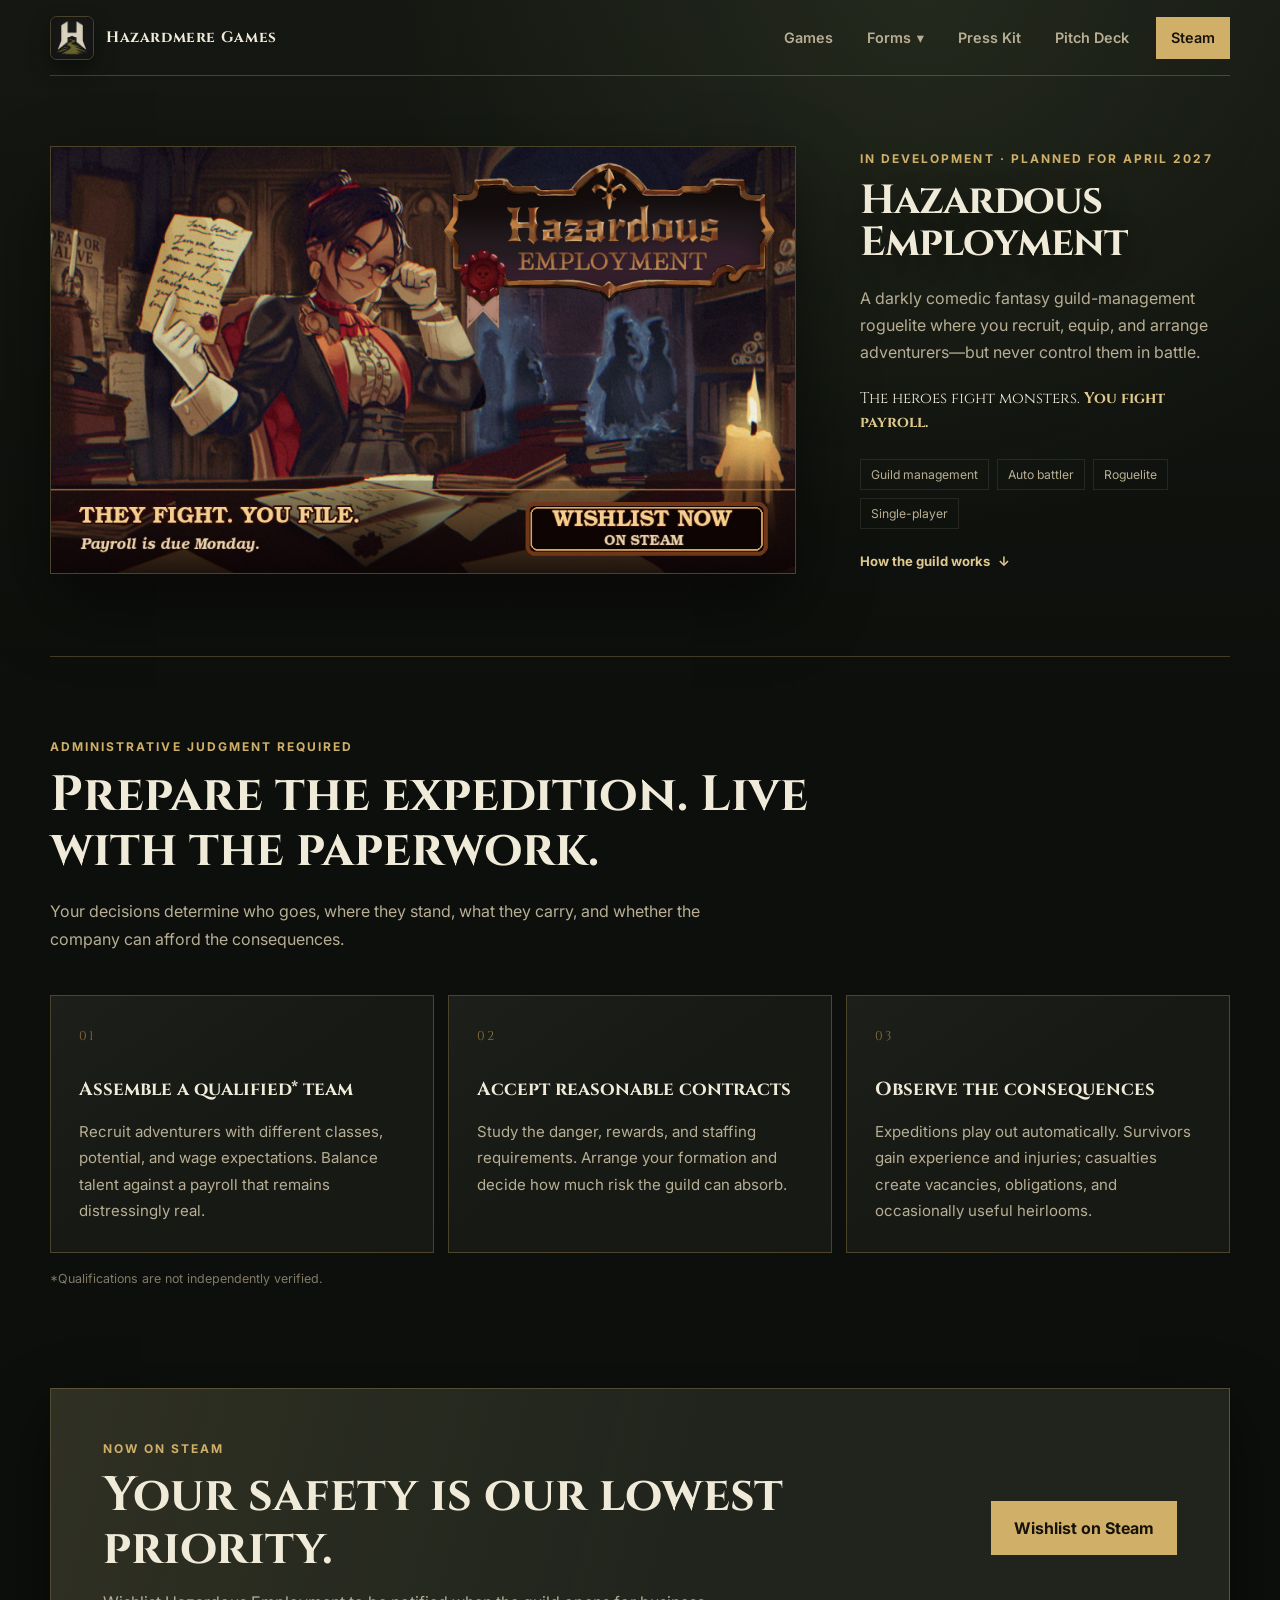
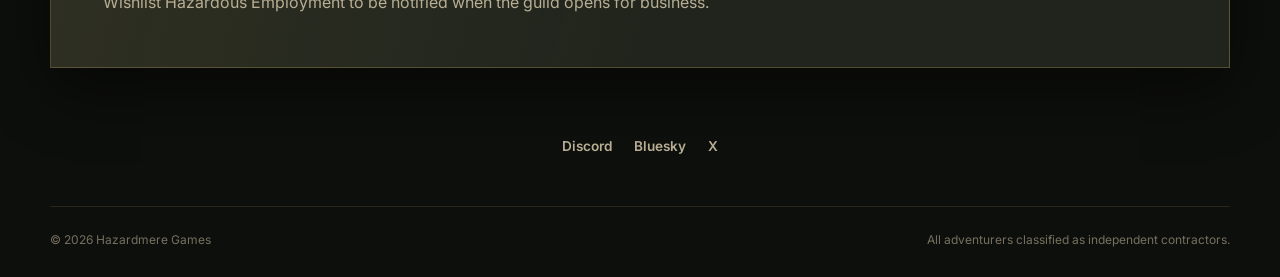
<file: index.html>
<!DOCTYPE html>
<html lang="en">
<head>
  <meta charset="UTF-8">
  <meta name="viewport" content="width=device-width, initial-scale=1.0">
  <meta name="description" content="Hazardous Employment is a darkly comedic fantasy guild-management roguelite from Hazardmere Games, planned for April 2027.">
  <meta property="og:title" content="Hazardmere Games — Hazardous Employment">
  <meta property="og:description" content="Hire expendable heroes. Manage contracts, injuries, morale, payroll, and debt. Then file the paperwork.">
  <meta property="og:image" content="https://www.hazardmeregames.com/HE_Trailer_End_Card.jpg">
  <meta property="og:type" content="website">
  <meta property="og:url" content="https://www.hazardmeregames.com/">
  <title>Hazardmere Games — Hazardous Employment</title>
  <link rel="icon" type="image/jpeg" href="hazardmere-icon.jpg">
  <link rel="preconnect" href="https://fonts.googleapis.com">
  <link rel="preconnect" href="https://fonts.gstatic.com" crossorigin>
  <link href="https://fonts.googleapis.com/css2?family=Cinzel:wght@600;700&family=Inter:wght@400;500;600;700&display=swap" rel="stylesheet">
  <link rel="stylesheet" href="styles.css?v=6">
</head>
<body>
  <header class="site-header">
    <a class="brand" href="/" aria-label="Hazardmere Games home">
      <img src="hazardmere-icon.jpg" alt="" width="44" height="44">
      <span>Hazardmere Games</span>
    </a>

    <nav class="site-nav" aria-label="Main navigation">
      <a href="#hazardous-employment">Games</a>
      <div class="nav-dropdown">
        <button class="nav-dropdown-trigger" type="button" aria-haspopup="true" aria-controls="forms-menu">Forms <span aria-hidden="true">▾</span></button>
        <div class="dropdown-panel" id="forms-menu">
          <a href="/Hazardous_Feedback/">
            <strong>Hazardous Employment</strong>
            <span>Playtest feedback</span>
          </a>
        </div>
      </div>
      <a href="/press/">Press Kit</a>
      <a href="/pitch/">Pitch Deck</a>
      <a class="nav-steam" href="https://store.steampowered.com/app/4965400/Hazardous_Employment/?utm_source=hazardmeregames&amp;utm_campaign=studio_website" target="_blank" rel="noopener noreferrer">Steam</a>
    </nav>
  </header>

  <main>
    <section class="hero" id="hazardous-employment" aria-labelledby="game-title">
      <div class="hero-copy">
        <div class="eyebrow">In development · Planned for April 2027</div>
        <h1 id="game-title">Hazardous Employment</h1>
        <p class="hero-lead">A darkly comedic fantasy guild-management roguelite where you recruit, equip, and arrange adventurers—but never control them in battle.</p>
        <p class="hero-punchline">The heroes fight monsters. <strong>You fight payroll.</strong></p>
        <ul class="game-tags" aria-label="Game features">
          <li>Guild management</li>
          <li>Auto battler</li>
          <li>Roguelite</li>
          <li>Single-player</li>
        </ul>
        <a class="section-link" href="#how-it-works">How the guild works <span aria-hidden="true">↓</span></a>
      </div>

      <a class="steam-art" href="https://store.steampowered.com/app/4965400/Hazardous_Employment/?utm_source=hazardmeregames&amp;utm_campaign=studio_website&amp;utm_content=end_card_wishlist" target="_blank" rel="noopener noreferrer" aria-label="Wishlist Hazardous Employment on Steam">
        <img src="HE_Trailer_End_Card.jpg" alt="Hazardous Employment — They fight, you file. Wishlist now on Steam." width="900" height="516">
      </a>
    </section>

    <section class="overview" id="how-it-works" aria-labelledby="overview-title">
      <div class="section-heading">
        <div class="eyebrow">Administrative judgment required</div>
        <h2 id="overview-title">Prepare the expedition. Live with the paperwork.</h2>
        <p>Your decisions determine who goes, where they stand, what they carry, and whether the company can afford the consequences.</p>
      </div>

      <div class="feature-grid">
        <article>
          <span class="feature-number">01</span>
          <h3>Assemble a qualified* team</h3>
          <p>Recruit adventurers with different classes, potential, and wage expectations. Balance talent against a payroll that remains distressingly real.</p>
        </article>
        <article>
          <span class="feature-number">02</span>
          <h3>Accept reasonable contracts</h3>
          <p>Study the danger, rewards, and staffing requirements. Arrange your formation and decide how much risk the guild can absorb.</p>
        </article>
        <article>
          <span class="feature-number">03</span>
          <h3>Observe the consequences</h3>
          <p>Expeditions play out automatically. Survivors gain experience and injuries; casualties create vacancies, obligations, and occasionally useful heirlooms.</p>
        </article>
      </div>
      <p class="qualification">*Qualifications are not independently verified.</p>
    </section>

    <section class="wishlist-panel" aria-labelledby="wishlist-title">
      <div>
        <div class="eyebrow">Now on Steam</div>
        <h2 id="wishlist-title">Your safety is our lowest priority.</h2>
        <p>Wishlist Hazardous Employment to be notified when the guild opens for business.</p>
      </div>
      <a class="button primary" href="https://store.steampowered.com/app/4965400/Hazardous_Employment/?utm_source=hazardmeregames&amp;utm_campaign=studio_website&amp;utm_content=footer_wishlist" target="_blank" rel="noopener noreferrer">Wishlist on Steam</a>
    </section>

    <nav class="social-links" aria-label="Hazardmere Games social links">
      <a href="https://discord.gg/Yd7w4sb8d5" target="_blank" rel="noopener noreferrer">Discord</a>
      <a href="https://bsky.app/profile/hazardmeregames.bsky.social" target="_blank" rel="noopener noreferrer">Bluesky</a>
      <a href="https://x.com/HazardmereGames" target="_blank" rel="noopener noreferrer">X</a>
    </nav>
  </main>

  <footer>
    <span>© 2026 Hazardmere Games</span>
    <span>All adventurers classified as independent contractors.</span>
  </footer>
</body>
</html>
</file>
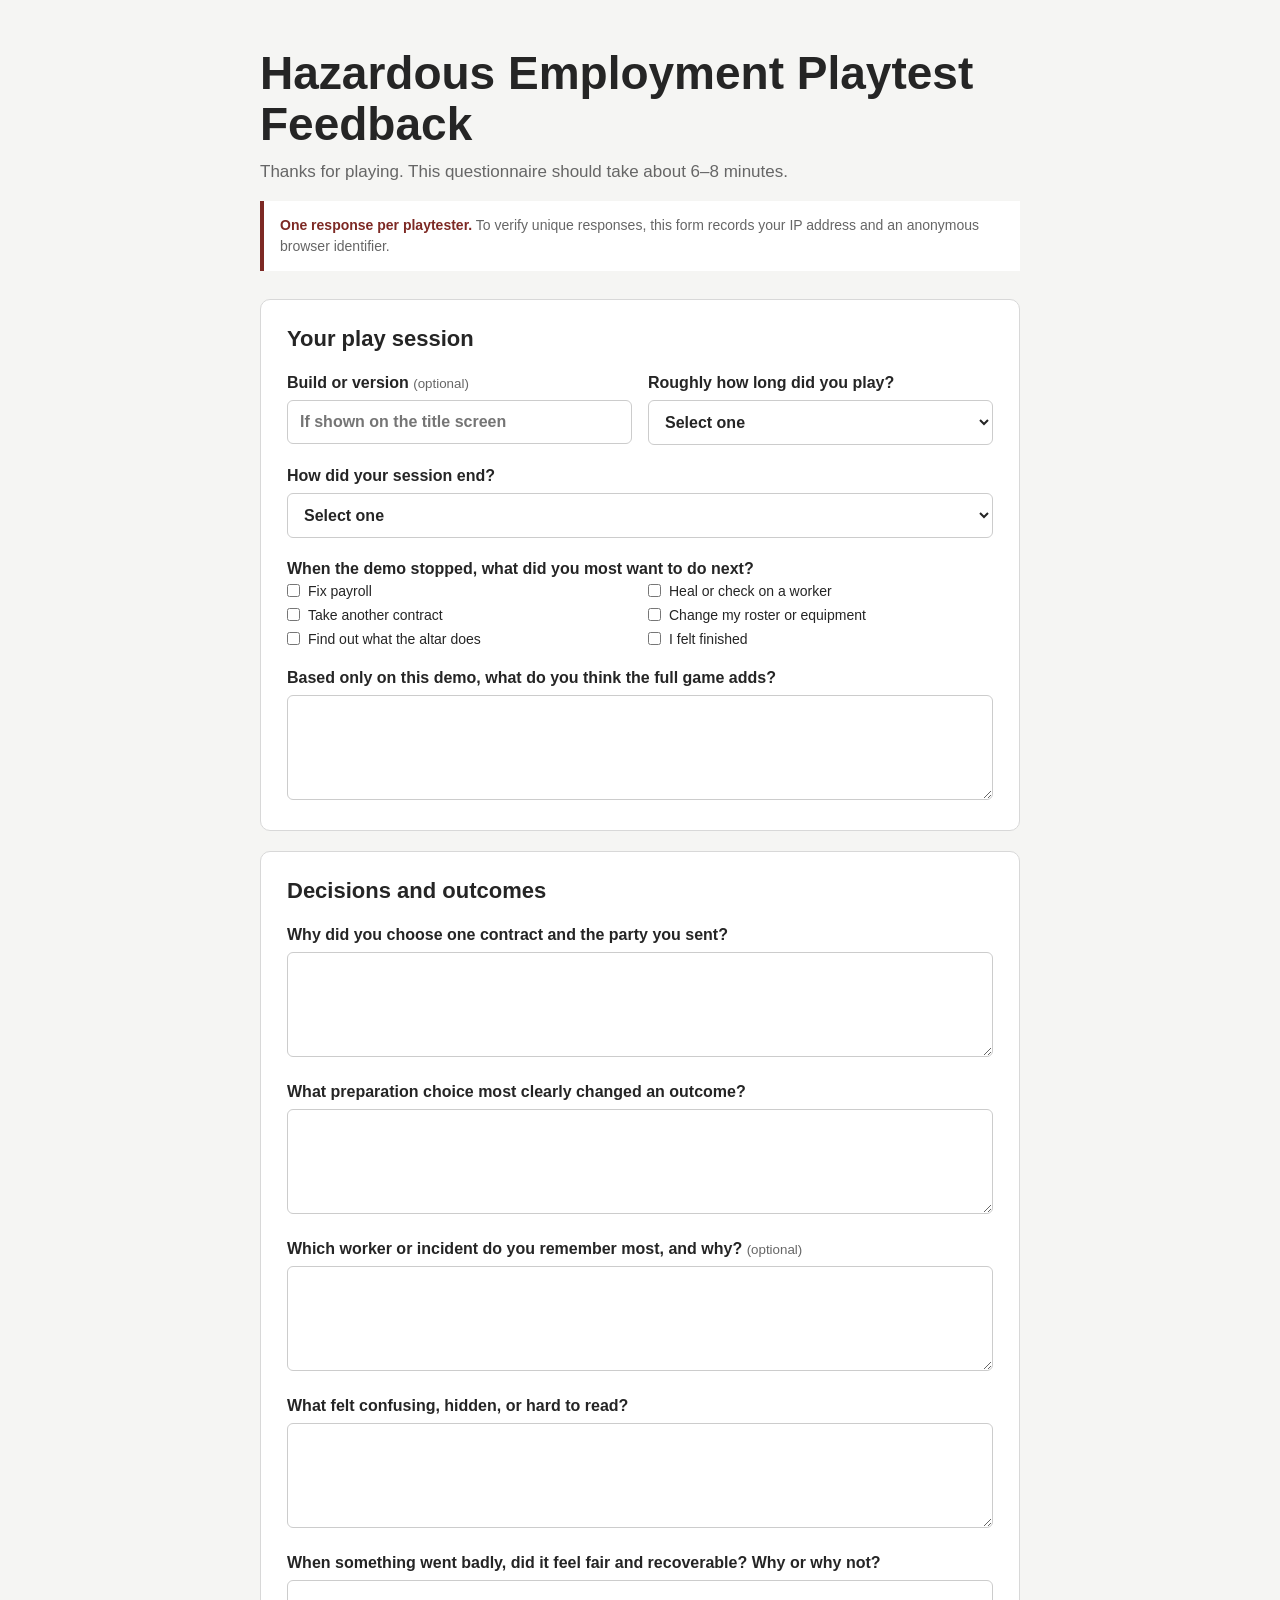
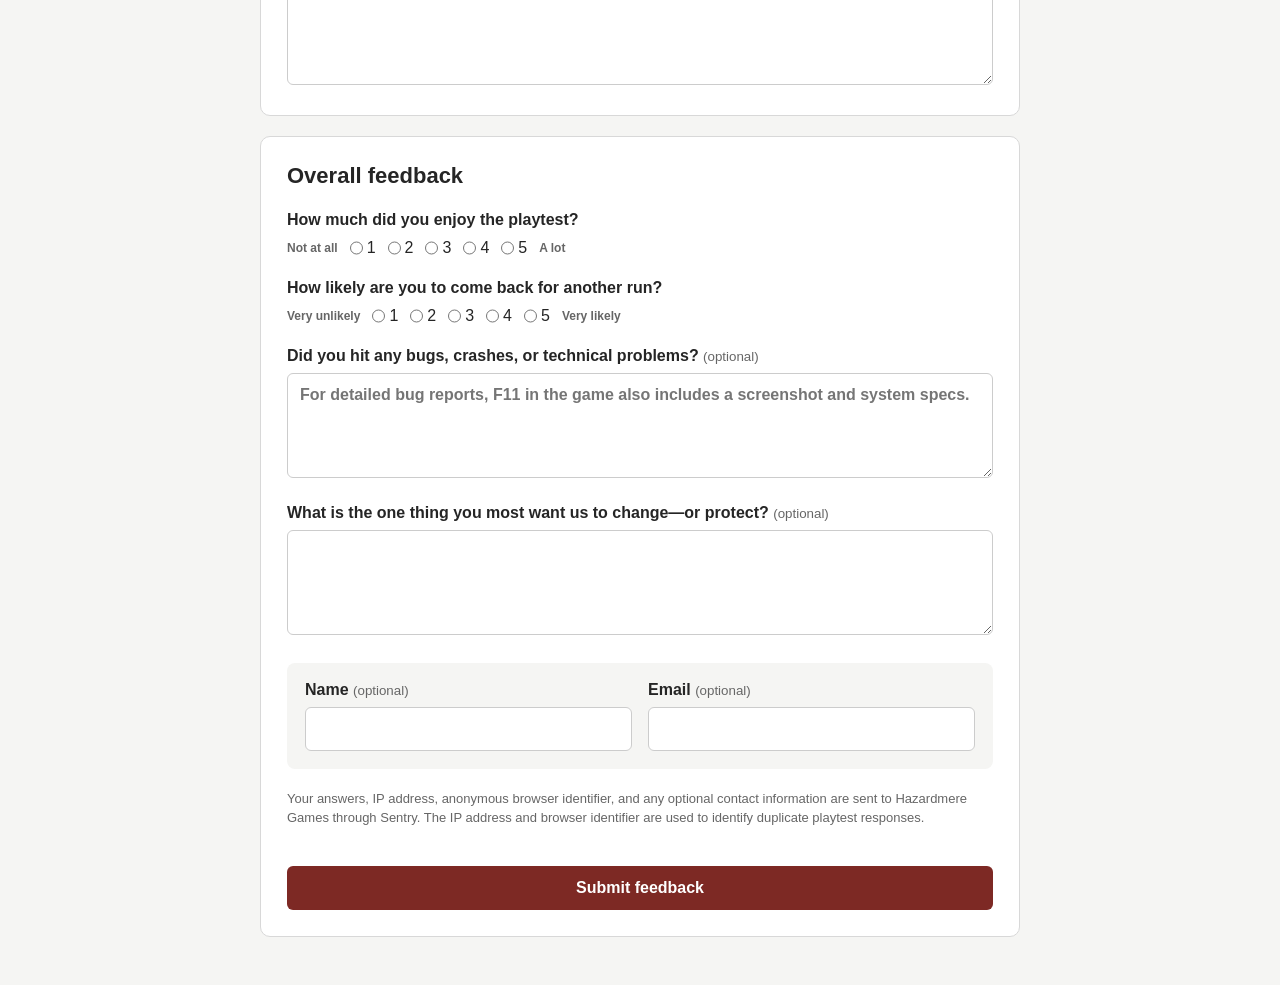
<file: Hazardous_Feedback/index.html>
<!doctype html>
<html lang="en">
  <head>
    <meta charset="UTF-8" />
    <meta name="viewport" content="width=device-width, initial-scale=1" />
    <title>Hazardous Employment Playtest Feedback</title>
    <meta name="description" content="Hazardous Employment playtest feedback form" />
    <link rel="stylesheet" href="styles.css?v=2" />
  </head>
  <body>
    <main>
      <header>
        <h1>Hazardous Employment Playtest Feedback</h1>
        <p>Thanks for playing. This questionnaire should take about 6–8 minutes.</p>
        <p class="submission-policy"><strong>One response per playtester.</strong> To verify unique responses, this form records your IP address and an anonymous browser identifier.</p>
      </header>

      <form id="feedback-form">
        <section>
          <h2>Your play session</h2>

          <div class="columns">
            <label>
              Build or version <small>(optional)</small>
              <input name="build" placeholder="If shown on the title screen" />
            </label>

            <label>
              Roughly how long did you play?
              <select name="duration" required>
                <option value="">Select one</option>
                <option>Under 10 minutes</option>
                <option>10–19 minutes</option>
                <option>20–30 minutes</option>
                <option>31–45 minutes</option>
                <option>More than 45 minutes</option>
              </select>
            </label>
          </div>

          <label>
            How did your session end?
            <select name="ending" required>
              <option value="">Select one</option>
              <option>I reached the end of the demo</option>
              <option>I failed or went broke</option>
              <option>I chose to stop early</option>
              <option>A bug or crash stopped me</option>
            </select>
          </label>

          <fieldset class="choices">
            <legend>When the demo stopped, what did you most want to do next?</legend>
            <label><input type="checkbox" name="nextAction" value="Fix payroll" /> Fix payroll</label>
            <label><input type="checkbox" name="nextAction" value="Heal or check on a worker" /> Heal or check on a worker</label>
            <label><input type="checkbox" name="nextAction" value="Take another contract" /> Take another contract</label>
            <label><input type="checkbox" name="nextAction" value="Change my roster or equipment" /> Change my roster or equipment</label>
            <label><input type="checkbox" name="nextAction" value="Find out what the altar does" /> Find out what the altar does</label>
            <label><input type="checkbox" name="nextAction" value="I felt finished" /> I felt finished</label>
          </fieldset>

          <label>
            Based only on this demo, what do you think the full game adds?
            <textarea name="fullGameExpectation" required></textarea>
          </label>
        </section>

        <section>
          <h2>Decisions and outcomes</h2>

          <label>
            Why did you choose one contract and the party you sent?
            <textarea name="contractReasoning" required></textarea>
          </label>

          <label>
            What preparation choice most clearly changed an outcome?
            <textarea name="preparationImpact" required></textarea>
          </label>

          <label>
            Which worker or incident do you remember most, and why? <small>(optional)</small>
            <textarea name="memorableWorker"></textarea>
          </label>

          <label>
            What felt confusing, hidden, or hard to read?
            <textarea name="confusion" required></textarea>
          </label>

          <label>
            When something went badly, did it feel fair and recoverable? Why or why not?
            <textarea name="fairness" required></textarea>
          </label>
        </section>

        <section>
          <h2>Overall feedback</h2>

          <fieldset class="rating">
            <legend>How much did you enjoy the playtest?</legend>
            <div><span>Not at all</span>
              <label><input type="radio" name="enjoyment" value="1" required /> 1</label>
              <label><input type="radio" name="enjoyment" value="2" /> 2</label>
              <label><input type="radio" name="enjoyment" value="3" /> 3</label>
              <label><input type="radio" name="enjoyment" value="4" /> 4</label>
              <label><input type="radio" name="enjoyment" value="5" /> 5</label>
              <span>A lot</span>
            </div>
          </fieldset>

          <fieldset class="rating">
            <legend>How likely are you to come back for another run?</legend>
            <div><span>Very unlikely</span>
              <label><input type="radio" name="returnIntent" value="1" required /> 1</label>
              <label><input type="radio" name="returnIntent" value="2" /> 2</label>
              <label><input type="radio" name="returnIntent" value="3" /> 3</label>
              <label><input type="radio" name="returnIntent" value="4" /> 4</label>
              <label><input type="radio" name="returnIntent" value="5" /> 5</label>
              <span>Very likely</span>
            </div>
          </fieldset>

          <label>
            Did you hit any bugs, crashes, or technical problems? <small>(optional)</small>
            <textarea name="bugs" placeholder="For detailed bug reports, F11 in the game also includes a screenshot and system specs."></textarea>
          </label>

          <label>
            What is the one thing you most want us to change—or protect? <small>(optional)</small>
            <textarea name="protectOrChange"></textarea>
          </label>

          <div class="columns optional-contact">
            <label>Name <small>(optional)</small><input name="name" autocomplete="name" /></label>
            <label>Email <small>(optional)</small><input name="email" type="email" autocomplete="email" /></label>
          </div>

          <p class="privacy">Your answers, IP address, anonymous browser identifier, and any optional contact information are sent to Hazardmere Games through Sentry. The IP address and browser identifier are used to identify duplicate playtest responses.</p>

          <label class="honeypot" aria-hidden="true">Company<input name="company" tabindex="-1" autocomplete="off" /></label>

          <p id="form-status" role="status"></p>
          <button type="submit">Submit feedback</button>
        </section>
      </form>
    </main>

    <script src="https://browser.sentry-cdn.com/10.70.0/bundle.min.js" crossorigin="anonymous"></script>
    <script src="form.js?v=2"></script>
  </body>
</html>
</file>
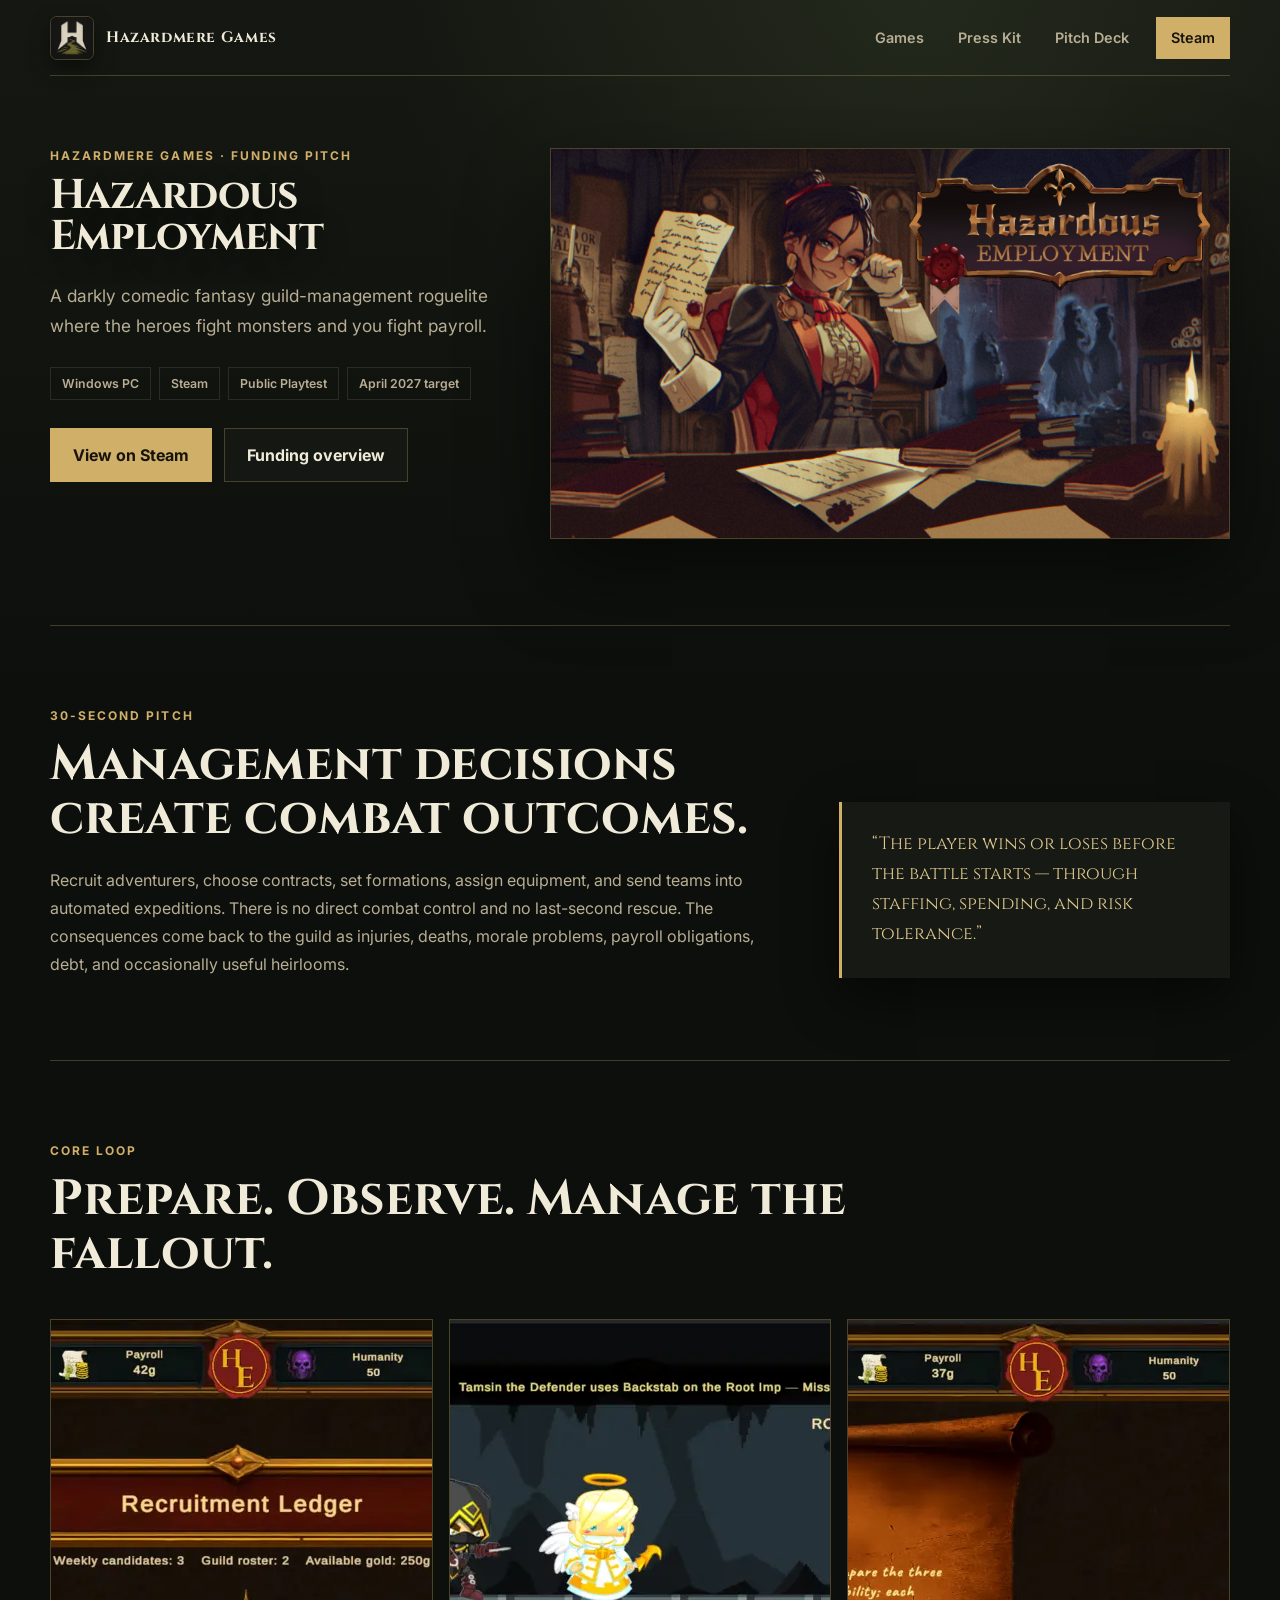
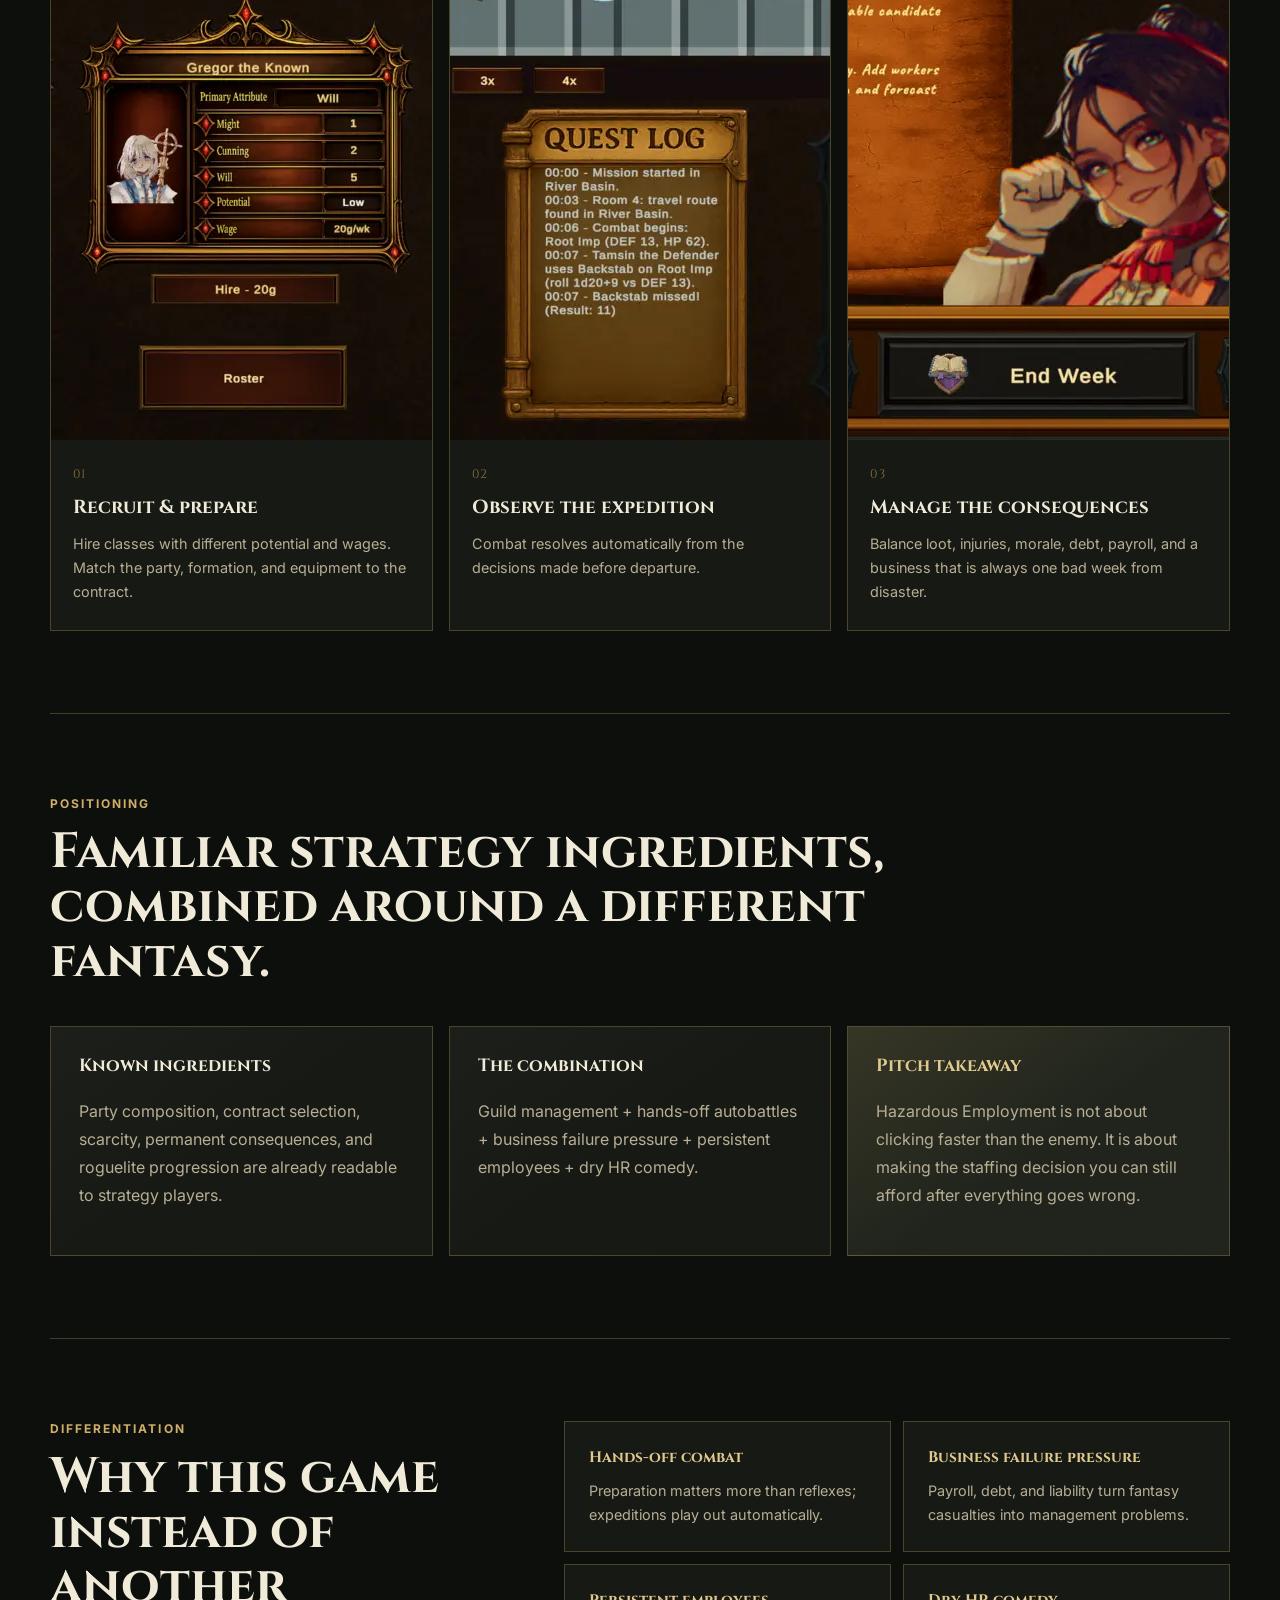
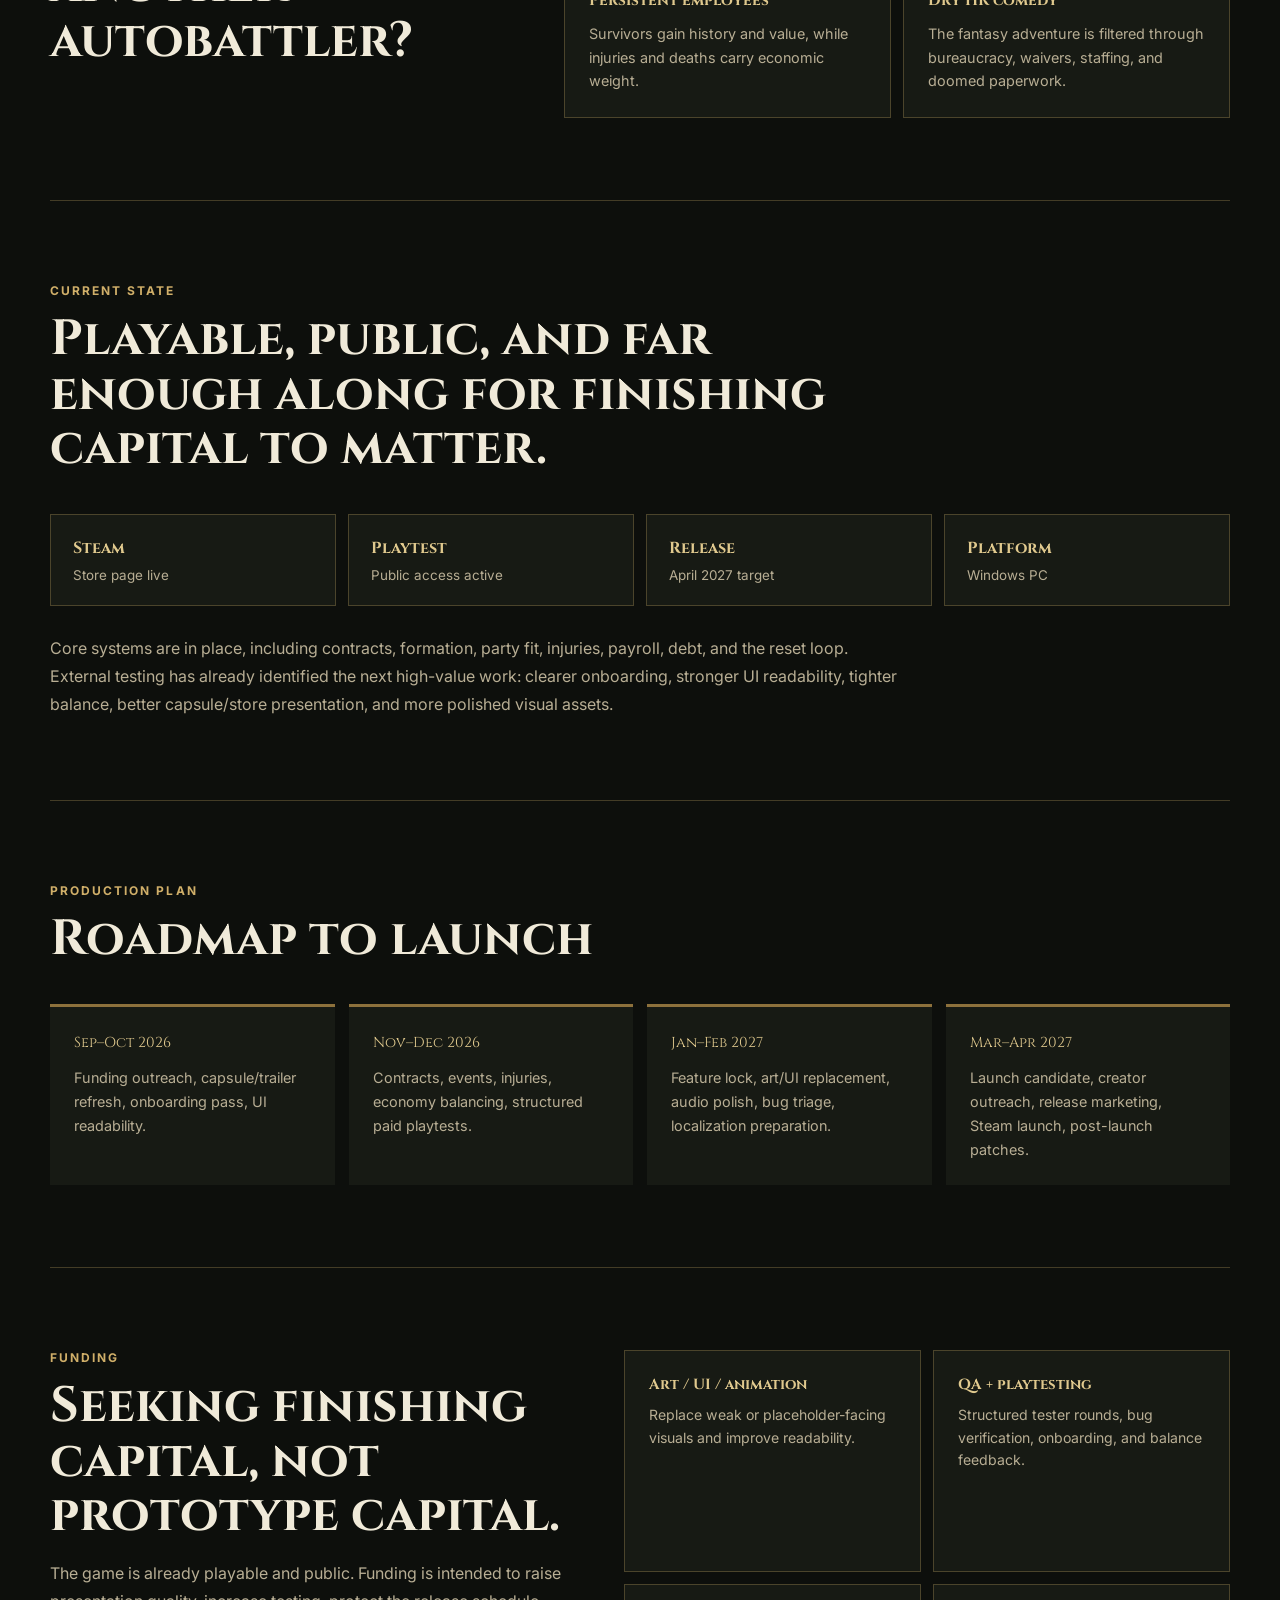
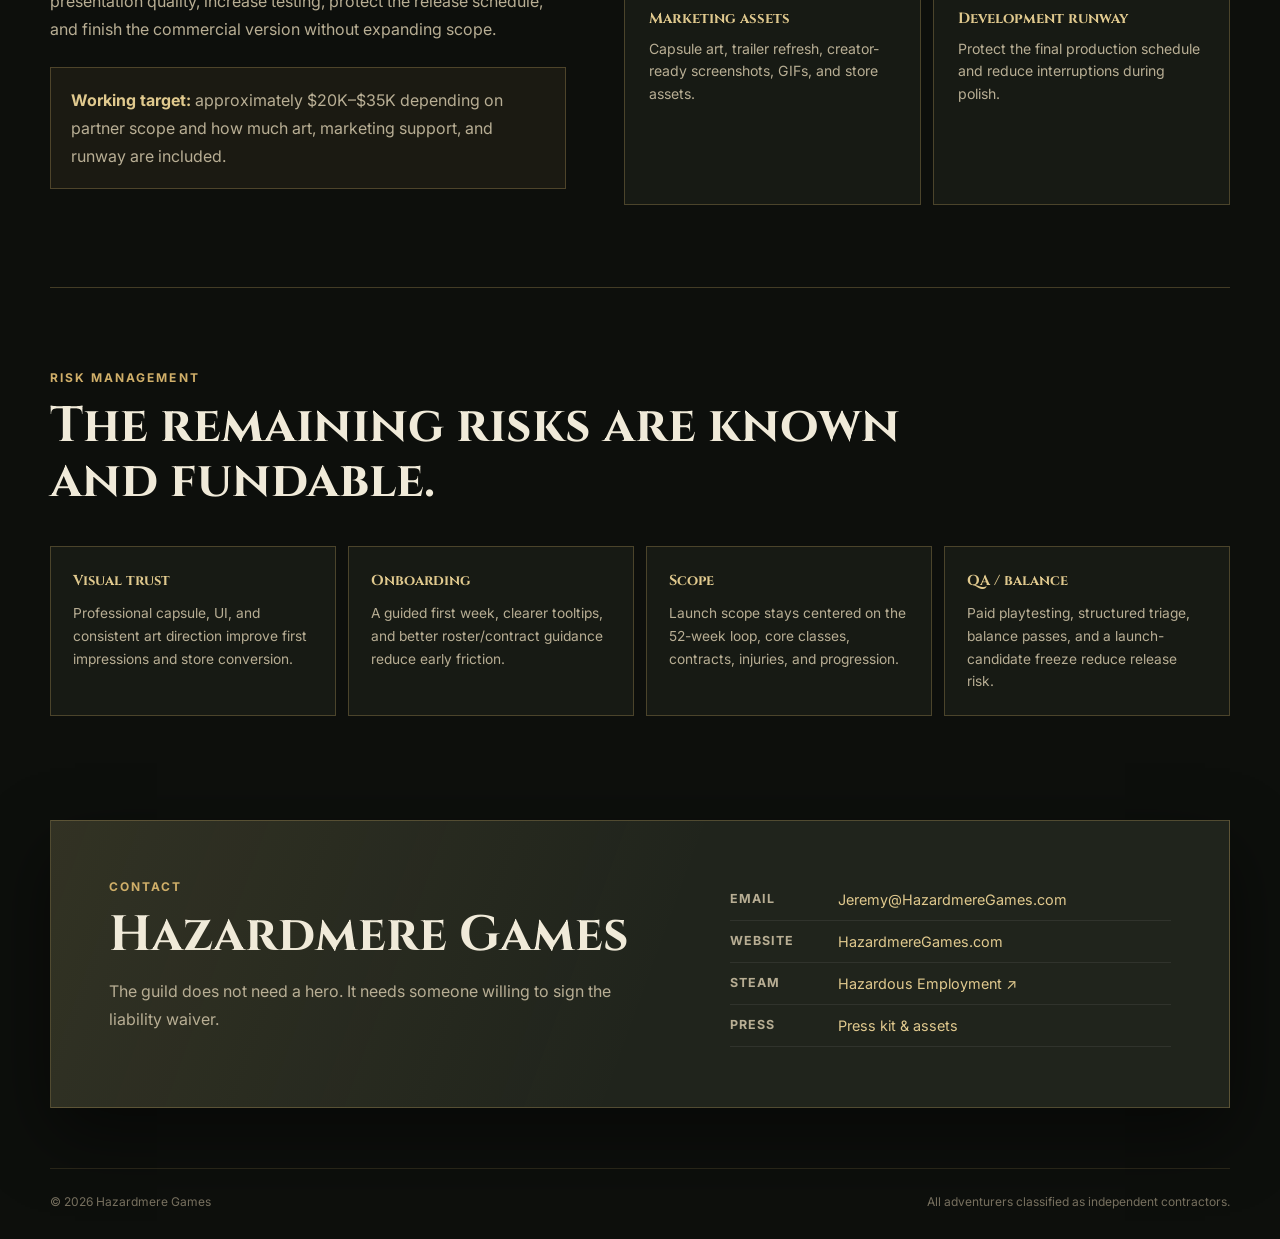
<file: pitch/index.html>
<!DOCTYPE html>
<html lang="en">
<head>
  <meta charset="UTF-8">
  <meta name="viewport" content="width=device-width, initial-scale=1.0">
  <meta name="description" content="Hazardous Employment pitch deck — a darkly comedic fantasy guild-management roguelite from Hazardmere Games.">
  <meta property="og:title" content="Hazardous Employment — Pitch Deck">
  <meta property="og:description" content="The heroes fight monsters. You fight payroll. See the game, development plan, funding needs, and release strategy.">
  <meta property="og:image" content="https://www.hazardmeregames.com/press/assets/capsule/Hazardous-Employment-Capsule.png">
  <meta property="og:type" content="website">
  <meta property="og:url" content="https://www.hazardmeregames.com/pitch/">
  <title>Hazardous Employment — Pitch Deck</title>
  <link rel="icon" type="image/jpeg" href="../hazardmere-icon.jpg">
  <link rel="preconnect" href="https://fonts.googleapis.com">
  <link rel="preconnect" href="https://fonts.gstatic.com" crossorigin>
  <link href="https://fonts.googleapis.com/css2?family=Cinzel:wght@600;700&amp;family=Inter:wght@400;500;600;700&amp;display=swap" rel="stylesheet">
  <link rel="stylesheet" href="../styles.css?v=6">
  <link rel="stylesheet" href="pitch.css?v=2">
</head>
<body>
  <header class="site-header">
    <a class="brand" href="/" aria-label="Hazardmere Games home">
      <img src="../hazardmere-icon.jpg" alt="" width="44" height="44">
      <span>Hazardmere Games</span>
    </a>
    <nav class="site-nav" aria-label="Main navigation">
      <a href="/#hazardous-employment">Games</a>
      <a href="/press/">Press Kit</a>
      <a href="/pitch/" aria-current="page">Pitch Deck</a>
      <a class="nav-steam" href="https://store.steampowered.com/app/4965400/Hazardous_Employment/?utm_source=hazardmeregames&amp;utm_campaign=pitch_deck" target="_blank" rel="noopener noreferrer">Steam</a>
    </nav>
  </header>

  <main class="pitch-main">
    <section class="pitch-hero" aria-labelledby="pitch-title">
      <div class="pitch-hero-copy">
        <div class="eyebrow">Hazardmere Games · Funding pitch</div>
        <h1 id="pitch-title">Hazardous Employment</h1>
        <p class="pitch-subtitle">A darkly comedic fantasy guild-management roguelite where the heroes fight monsters and you fight payroll.</p>
        <div class="pitch-meta" aria-label="Project summary">
          <span>Windows PC</span>
          <span>Steam</span>
          <span>Public Playtest</span>
          <span>April 2027 target</span>
        </div>
        <div class="pitch-actions">
          <a class="button primary" href="https://store.steampowered.com/app/4965400/Hazardous_Employment/?utm_source=hazardmeregames&amp;utm_campaign=pitch_deck&amp;utm_content=hero" target="_blank" rel="noopener noreferrer">View on Steam</a>
          <a class="button secondary" href="#funding">Funding overview</a>
        </div>
      </div>
      <figure class="pitch-cover">
        <img src="../press/assets/capsule/Hazardous-Employment-Capsule.png" alt="Hazardous Employment key art" width="900" height="516">
      </figure>
    </section>

    <section class="pitch-section pitch-intro" aria-labelledby="summary-title">
      <div class="section-heading">
        <div class="eyebrow">30-second pitch</div>
        <h2 id="summary-title">Management decisions create combat outcomes.</h2>
        <p>Recruit adventurers, choose contracts, set formations, assign equipment, and send teams into automated expeditions. There is no direct combat control and no last-second rescue. The consequences come back to the guild as injuries, deaths, morale problems, payroll obligations, debt, and occasionally useful heirlooms.</p>
      </div>
      <blockquote>“The player wins or loses before the battle starts — through staffing, spending, and risk tolerance.”</blockquote>
    </section>

    <section class="pitch-section" aria-labelledby="loop-title">
      <div class="section-heading">
        <div class="eyebrow">Core loop</div>
        <h2 id="loop-title">Prepare. Observe. Manage the fallout.</h2>
      </div>
      <div class="visual-loop">
        <article>
          <img src="../press/assets/previews/Hazardous-Employment-Screenshot-06.webp" alt="Recruitment ledger with adventurer candidates" width="1280" height="720">
          <div><span>01</span><h3>Recruit & prepare</h3><p>Hire classes with different potential and wages. Match the party, formation, and equipment to the contract.</p></div>
        </article>
        <article>
          <img src="../press/assets/previews/Hazardous-Employment-Screenshot-05.webp" alt="Automated expedition battle" width="1280" height="720" loading="lazy">
          <div><span>02</span><h3>Observe the expedition</h3><p>Combat resolves automatically from the decisions made before departure.</p></div>
        </article>
        <article>
          <img src="../press/assets/previews/Hazardous-Employment-Screenshot-02.webp" alt="Guild hall management screen" width="1280" height="720" loading="lazy">
          <div><span>03</span><h3>Manage the consequences</h3><p>Balance loot, injuries, morale, debt, payroll, and a business that is always one bad week from disaster.</p></div>
        </article>
      </div>
    </section>

    <section class="pitch-section" aria-labelledby="position-title">
      <div class="section-heading">
        <div class="eyebrow">Positioning</div>
        <h2 id="position-title">Familiar strategy ingredients, combined around a different fantasy.</h2>
      </div>
      <div class="positioning-cards">
        <article>
          <h3>Known ingredients</h3>
          <p>Party composition, contract selection, scarcity, permanent consequences, and roguelite progression are already readable to strategy players.</p>
        </article>
        <article>
          <h3>The combination</h3>
          <p>Guild management + hands-off autobattles + business failure pressure + persistent employees + dry HR comedy.</p>
        </article>
        <article class="positioning-takeaway">
          <h3>Pitch takeaway</h3>
          <p>Hazardous Employment is not about clicking faster than the enemy. It is about making the staffing decision you can still afford after everything goes wrong.</p>
        </article>
      </div>
    </section>

    <section class="pitch-section split-section" aria-labelledby="different-title">
      <div>
        <div class="eyebrow">Differentiation</div>
        <h2 id="different-title">Why this game instead of another autobattler?</h2>
      </div>
      <div class="reason-list">
        <article><strong>Hands-off combat</strong><p>Preparation matters more than reflexes; expeditions play out automatically.</p></article>
        <article><strong>Business failure pressure</strong><p>Payroll, debt, and liability turn fantasy casualties into management problems.</p></article>
        <article><strong>Persistent employees</strong><p>Survivors gain history and value, while injuries and deaths carry economic weight.</p></article>
        <article><strong>Dry HR comedy</strong><p>The fantasy adventure is filtered through bureaucracy, waivers, staffing, and doomed paperwork.</p></article>
      </div>
    </section>

    <section class="pitch-section state-section" aria-labelledby="state-title">
      <div class="section-heading">
        <div class="eyebrow">Current state</div>
        <h2 id="state-title">Playable, public, and far enough along for finishing capital to matter.</h2>
      </div>
      <div class="state-grid">
        <article><strong>Steam</strong><span>Store page live</span></article>
        <article><strong>Playtest</strong><span>Public access active</span></article>
        <article><strong>Release</strong><span>April 2027 target</span></article>
        <article><strong>Platform</strong><span>Windows PC</span></article>
      </div>
      <p class="state-copy">Core systems are in place, including contracts, formation, party fit, injuries, payroll, debt, and the reset loop. External testing has already identified the next high-value work: clearer onboarding, stronger UI readability, tighter balance, better capsule/store presentation, and more polished visual assets.</p>
    </section>

    <section class="pitch-section" aria-labelledby="roadmap-title">
      <div class="section-heading">
        <div class="eyebrow">Production plan</div>
        <h2 id="roadmap-title">Roadmap to launch</h2>
      </div>
      <ol class="roadmap">
        <li><span>Sep–Oct 2026</span><p>Funding outreach, capsule/trailer refresh, onboarding pass, UI readability.</p></li>
        <li><span>Nov–Dec 2026</span><p>Contracts, events, injuries, economy balancing, structured paid playtests.</p></li>
        <li><span>Jan–Feb 2027</span><p>Feature lock, art/UI replacement, audio polish, bug triage, localization preparation.</p></li>
        <li><span>Mar–Apr 2027</span><p>Launch candidate, creator outreach, release marketing, Steam launch, post-launch patches.</p></li>
      </ol>
    </section>

    <section class="pitch-section funding-section" id="funding" aria-labelledby="funding-title">
      <div class="funding-copy">
        <div class="eyebrow">Funding</div>
        <h2 id="funding-title">Seeking finishing capital, not prototype capital.</h2>
        <p>The game is already playable and public. Funding is intended to raise presentation quality, increase testing, protect the release schedule, and finish the commercial version without expanding scope.</p>
        <p class="funding-note"><strong>Working target:</strong> approximately $20K–$35K depending on partner scope and how much art, marketing support, and runway are included.</p>
      </div>
      <div class="funding-grid" aria-label="Primary use of funds">
        <article><strong>Art / UI / animation</strong><span>Replace weak or placeholder-facing visuals and improve readability.</span></article>
        <article><strong>QA + playtesting</strong><span>Structured tester rounds, bug verification, onboarding, and balance feedback.</span></article>
        <article><strong>Marketing assets</strong><span>Capsule art, trailer refresh, creator-ready screenshots, GIFs, and store assets.</span></article>
        <article><strong>Development runway</strong><span>Protect the final production schedule and reduce interruptions during polish.</span></article>
      </div>
    </section>

    <section class="pitch-section risk-section" aria-labelledby="risk-title">
      <div class="section-heading">
        <div class="eyebrow">Risk management</div>
        <h2 id="risk-title">The remaining risks are known and fundable.</h2>
      </div>
      <div class="risk-grid">
        <article><strong>Visual trust</strong><p>Professional capsule, UI, and consistent art direction improve first impressions and store conversion.</p></article>
        <article><strong>Onboarding</strong><p>A guided first week, clearer tooltips, and better roster/contract guidance reduce early friction.</p></article>
        <article><strong>Scope</strong><p>Launch scope stays centered on the 52-week loop, core classes, contracts, injuries, and progression.</p></article>
        <article><strong>QA / balance</strong><p>Paid playtesting, structured triage, balance passes, and a launch-candidate freeze reduce release risk.</p></article>
      </div>
    </section>

    <section class="pitch-close" aria-labelledby="contact-title">
      <div>
        <div class="eyebrow">Contact</div>
        <h2 id="contact-title">Hazardmere Games</h2>
        <p>The guild does not need a hero. It needs someone willing to sign the liability waiver.</p>
      </div>
      <dl class="contact-list">
        <div><dt>Email</dt><dd><a href="mailto:Jeremy@HazardmereGames.com">Jeremy@HazardmereGames.com</a></dd></div>
        <div><dt>Website</dt><dd><a href="https://HazardmereGames.com/">HazardmereGames.com</a></dd></div>
        <div><dt>Steam</dt><dd><a href="https://store.steampowered.com/app/4965400/Hazardous_Employment/?utm_source=hazardmeregames&amp;utm_campaign=pitch_deck&amp;utm_content=contact" target="_blank" rel="noopener noreferrer">Hazardous Employment ↗</a></dd></div>
        <div><dt>Press</dt><dd><a href="/press/">Press kit & assets</a></dd></div>
      </dl>
    </section>
  </main>

  <footer>
    <span>© 2026 Hazardmere Games</span>
    <span>All adventurers classified as independent contractors.</span>
  </footer>
</body>
</html>
</file>
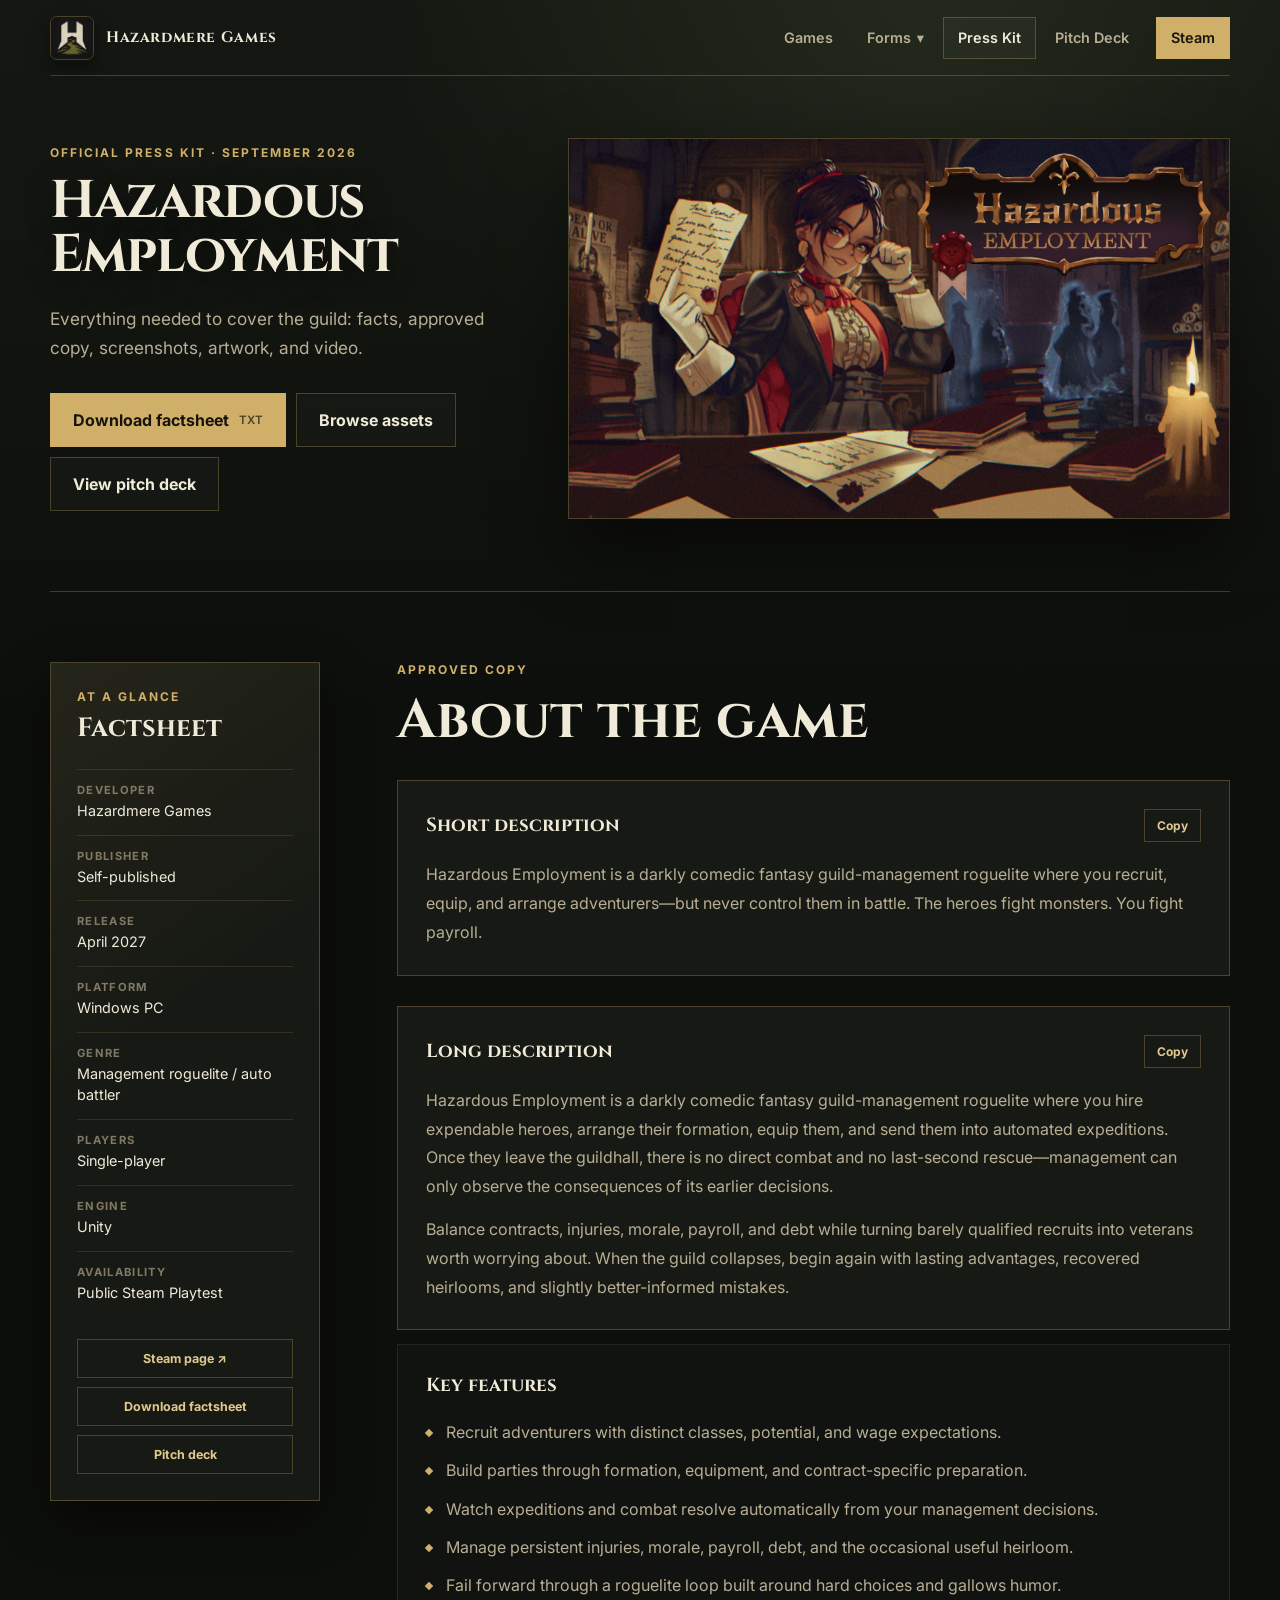
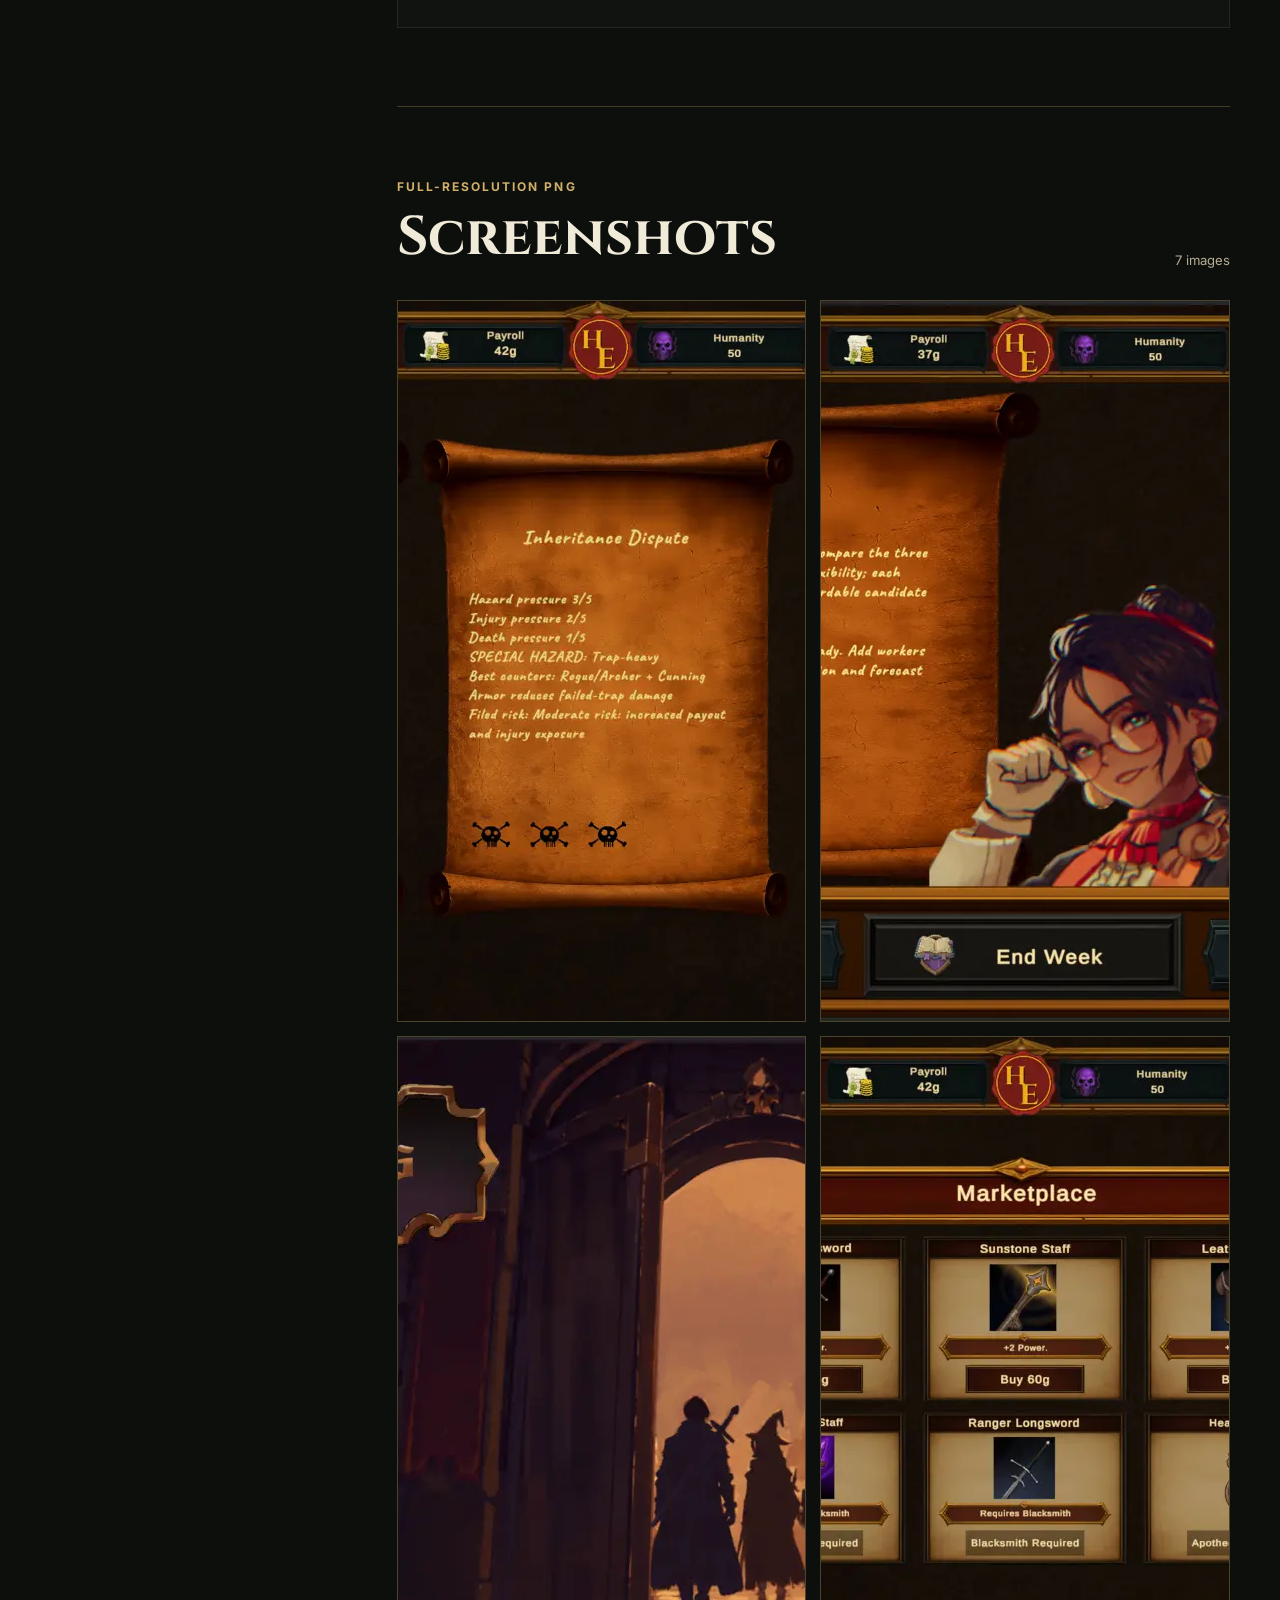
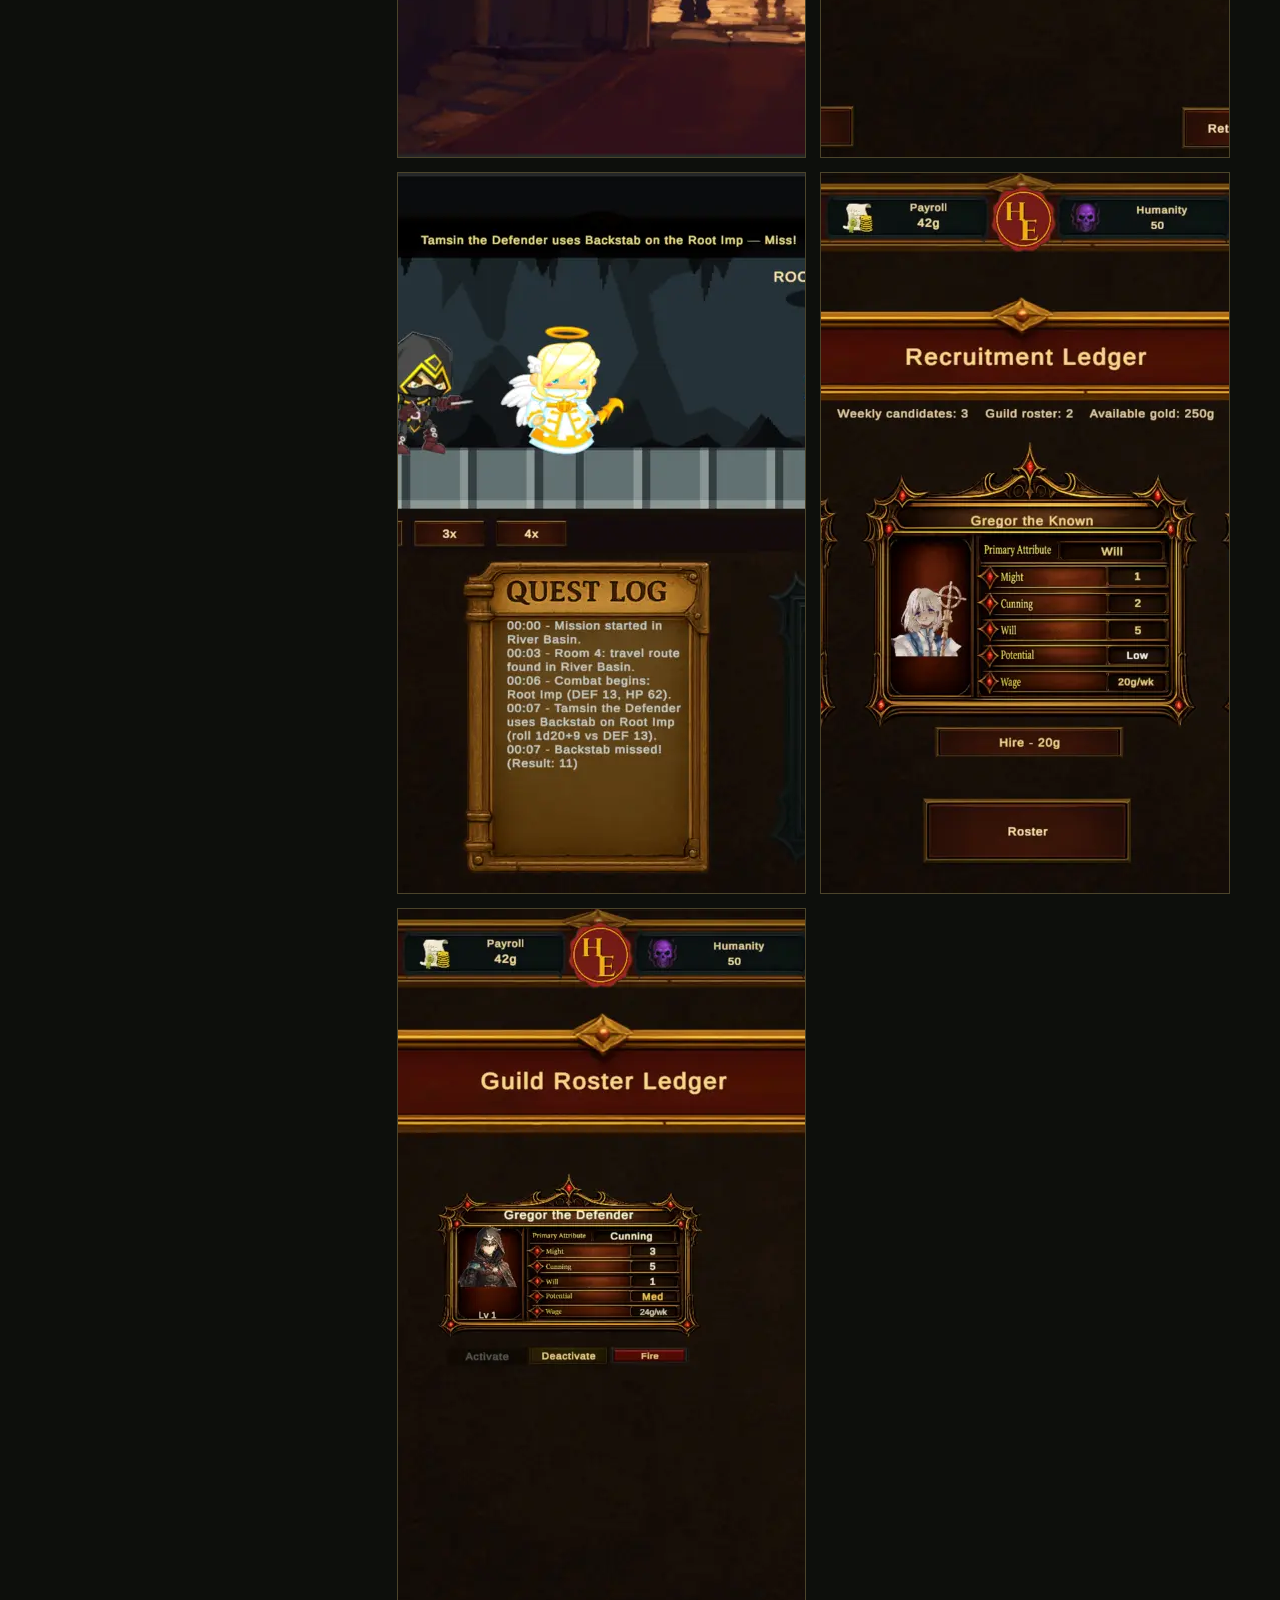
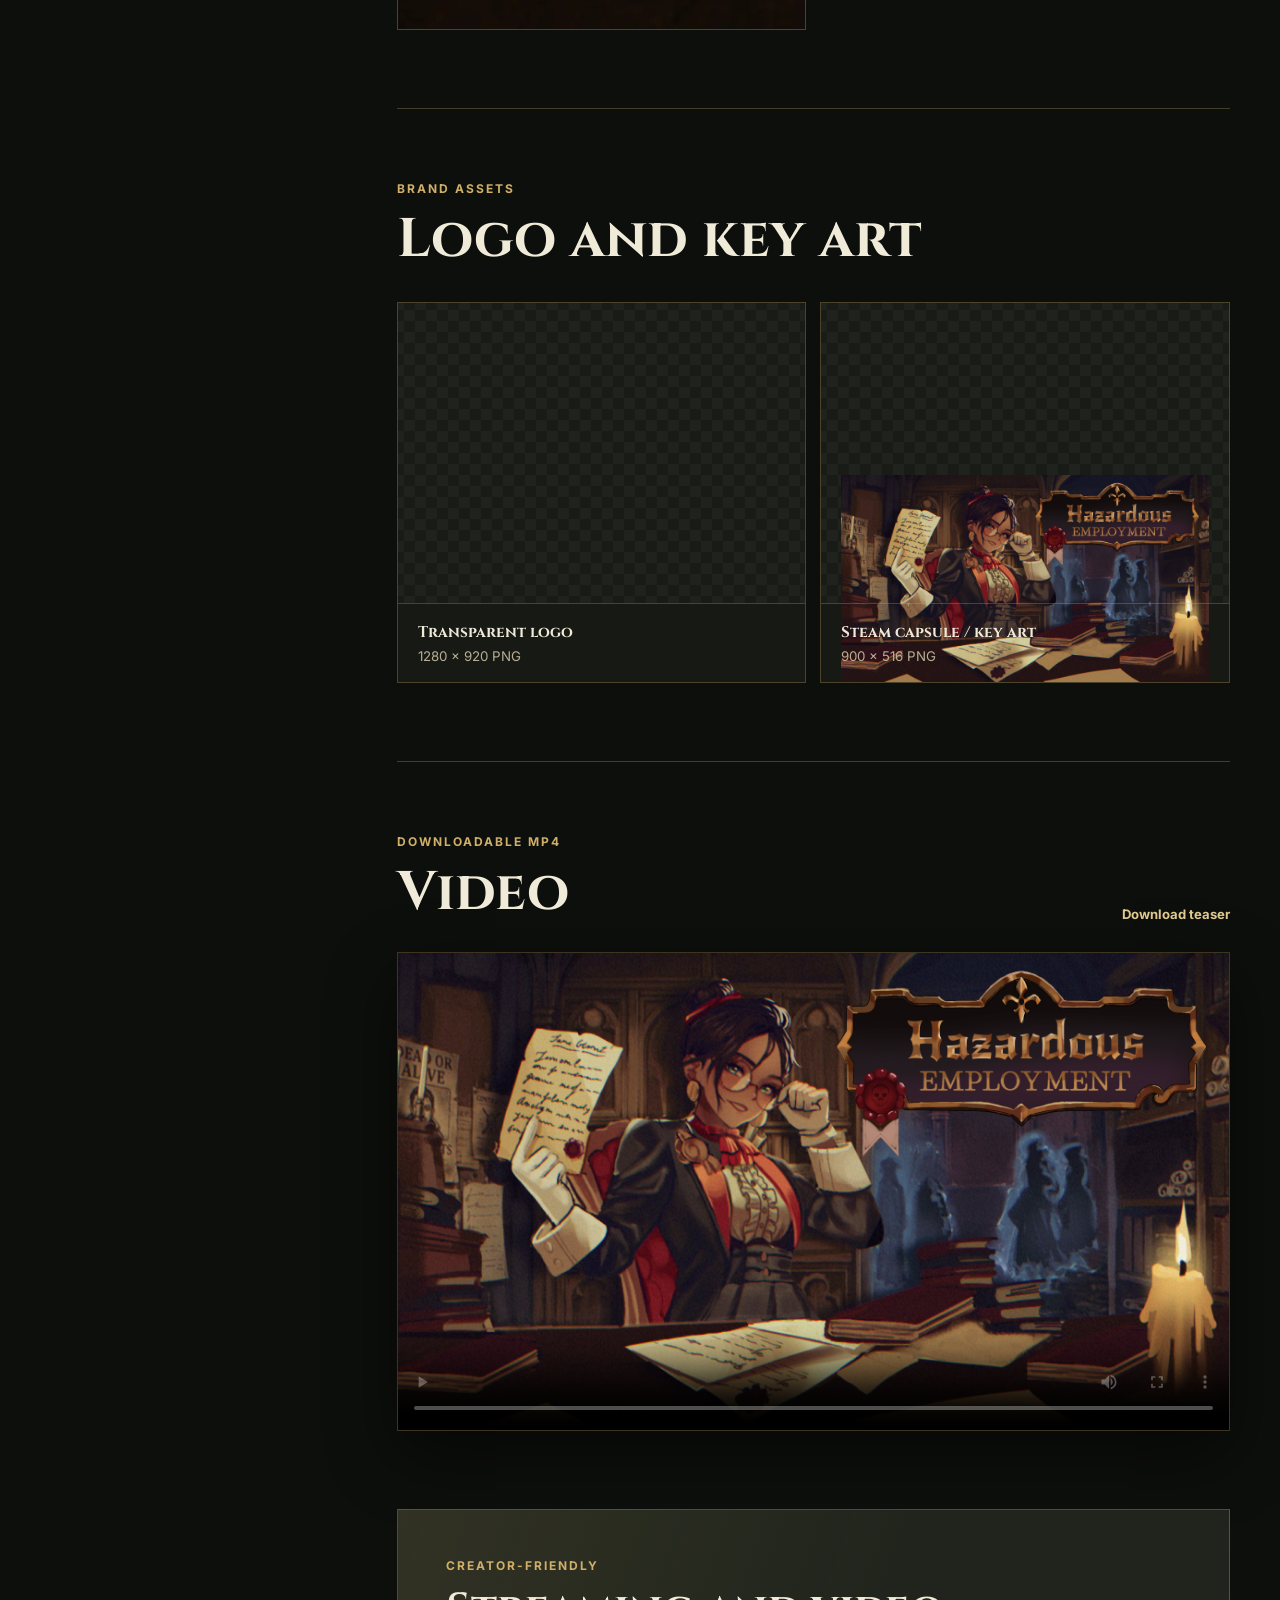
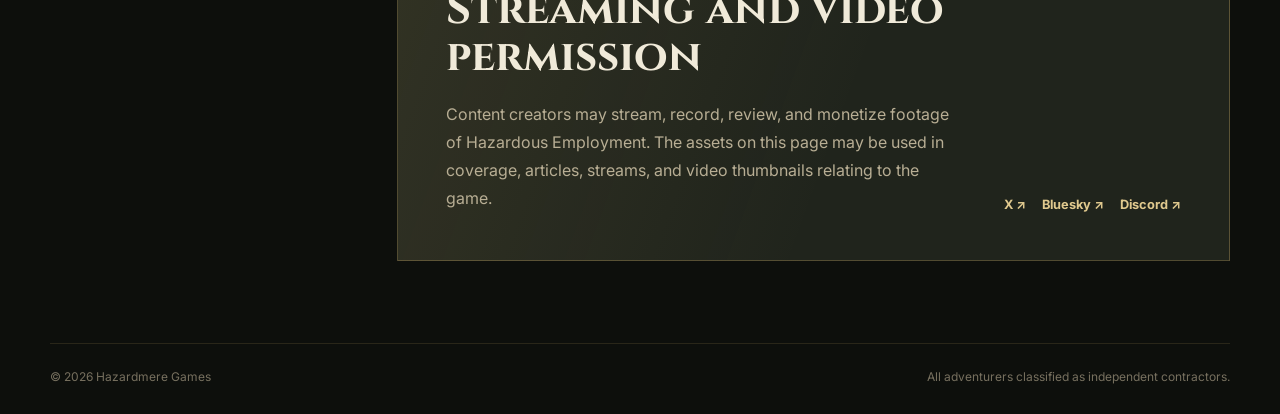
<file: press/index.html>
<!DOCTYPE html>
<html lang="en">
<head>
  <meta charset="UTF-8">
  <meta name="viewport" content="width=device-width, initial-scale=1.0">
  <meta name="description" content="Official press kit for Hazardous Employment, a darkly comedic fantasy guild-management roguelite from Hazardmere Games.">
  <meta property="og:title" content="Hazardous Employment — Press Kit">
  <meta property="og:description" content="Facts, screenshots, logos, key art, and video for Hazardous Employment.">
  <meta property="og:type" content="website">
  <meta property="og:url" content="https://www.hazardmeregames.com/press/">
  <title>Hazardous Employment — Press Kit</title>
  <link rel="icon" type="image/jpeg" href="../hazardmere-icon.jpg">
  <link rel="preconnect" href="https://fonts.googleapis.com">
  <link rel="preconnect" href="https://fonts.gstatic.com" crossorigin>
  <link href="https://fonts.googleapis.com/css2?family=Cinzel:wght@600;700&amp;family=Inter:wght@400;500;600;700&amp;display=swap" rel="stylesheet">
  <link rel="stylesheet" href="../styles.css?v=6">
  <link rel="stylesheet" href="press.css?v=1">
  <script src="press.js" defer></script>
</head>
<body>
  <header class="site-header">
    <a class="brand" href="/" aria-label="Hazardmere Games home">
      <img src="../hazardmere-icon.jpg" alt="" width="44" height="44">
      <span>Hazardmere Games</span>
    </a>

    <nav class="site-nav" aria-label="Main navigation">
      <a href="/#hazardous-employment">Games</a>
      <div class="nav-dropdown">
        <button class="nav-dropdown-trigger" type="button" aria-haspopup="true" aria-controls="forms-menu">Forms <span aria-hidden="true">▾</span></button>
        <div class="dropdown-panel" id="forms-menu">
          <a href="/Hazardous_Feedback/">
            <strong>Hazardous Employment</strong>
            <span>Playtest feedback</span>
          </a>
        </div>
      </div>
      <a href="/press/" aria-current="page">Press Kit</a>
      <a href="/pitch/">Pitch Deck</a>
      <a class="nav-steam" href="https://store.steampowered.com/app/4965400/Hazardous_Employment/?utm_source=hazardmeregames&amp;utm_campaign=press_kit" target="_blank" rel="noopener noreferrer">Steam</a>
    </nav>
  </header>

  <main class="press-main">
    <section class="press-hero" aria-labelledby="press-title">
      <div class="press-hero-copy">
        <div class="eyebrow">Official press kit · September 2026</div>
        <h1 id="press-title">Hazardous Employment</h1>
        <p class="press-deck">Everything needed to cover the guild: facts, approved copy, screenshots, artwork, and video.</p>
        <div class="press-actions">
          <a class="button primary" href="Hazardous-Employment-Factsheet.txt" download>Download factsheet <span class="file-meta">TXT</span></a>
          <a class="button secondary" href="#screenshots">Browse assets</a>
          <a class="button secondary" href="/pitch/">View pitch deck</a>
        </div>
      </div>
      <figure class="press-cover">
        <img src="assets/capsule/Hazardous-Employment-Capsule.png" alt="Hazardous Employment key art: They fight, you file. Payroll due Monday." width="900" height="516">
      </figure>
    </section>

    <div class="press-layout">
      <aside class="factsheet" aria-labelledby="facts-title">
        <div class="eyebrow">At a glance</div>
        <h2 id="facts-title">Factsheet</h2>
        <dl>
          <div><dt>Developer</dt><dd>Hazardmere Games</dd></div>
          <div><dt>Publisher</dt><dd>Self-published</dd></div>
          <div><dt>Release</dt><dd>April 2027</dd></div>
          <div><dt>Platform</dt><dd>Windows PC</dd></div>
          <div><dt>Genre</dt><dd>Management roguelite / auto battler</dd></div>
          <div><dt>Players</dt><dd>Single-player</dd></div>
          <div><dt>Engine</dt><dd>Unity</dd></div>
          <div><dt>Availability</dt><dd>Public Steam Playtest</dd></div>
        </dl>
        <div class="factsheet-links">
          <a href="https://store.steampowered.com/app/4965400/Hazardous_Employment/?utm_source=hazardmeregames&amp;utm_campaign=press_kit&amp;utm_content=factsheet" target="_blank" rel="noopener noreferrer">Steam page ↗</a>
          <a href="Hazardous-Employment-Factsheet.txt" download>Download factsheet</a>
          <a href="/pitch/">Pitch deck</a>
        </div>
      </aside>

      <div class="press-content">
        <section class="press-section" aria-labelledby="about-title">
          <div class="section-kicker">
            <div>
              <div class="eyebrow">Approved copy</div>
              <h2 id="about-title">About the game</h2>
            </div>
          </div>

          <article class="copy-block">
            <div class="copy-heading">
              <h3>Short description</h3>
              <button class="copy-button" type="button" data-copy-target="short-description">Copy</button>
            </div>
            <p id="short-description">Hazardous Employment is a darkly comedic fantasy guild-management roguelite where you recruit, equip, and arrange adventurers—but never control them in battle. The heroes fight monsters. You fight payroll.</p>
          </article>

          <article class="copy-block">
            <div class="copy-heading">
              <h3>Long description</h3>
              <button class="copy-button" type="button" data-copy-target="long-description">Copy</button>
            </div>
            <div id="long-description">
              <p>Hazardous Employment is a darkly comedic fantasy guild-management roguelite where you hire expendable heroes, arrange their formation, equip them, and send them into automated expeditions. Once they leave the guildhall, there is no direct combat and no last-second rescue—management can only observe the consequences of its earlier decisions.</p>
              <p>Balance contracts, injuries, morale, payroll, and debt while turning barely qualified recruits into veterans worth worrying about. When the guild collapses, begin again with lasting advantages, recovered heirlooms, and slightly better-informed mistakes.</p>
            </div>
          </article>

          <article class="feature-list">
            <h3>Key features</h3>
            <ul>
              <li>Recruit adventurers with distinct classes, potential, and wage expectations.</li>
              <li>Build parties through formation, equipment, and contract-specific preparation.</li>
              <li>Watch expeditions and combat resolve automatically from your management decisions.</li>
              <li>Manage persistent injuries, morale, payroll, debt, and the occasional useful heirloom.</li>
              <li>Fail forward through a roguelite loop built around hard choices and gallows humor.</li>
            </ul>
          </article>
        </section>

        <section class="press-section" id="screenshots" aria-labelledby="screenshots-title">
          <div class="section-kicker asset-heading">
            <div>
              <div class="eyebrow">Full-resolution PNG</div>
              <h2 id="screenshots-title">Screenshots</h2>
            </div>
            <span>7 images</span>
          </div>
          <div class="screenshot-grid">
            <a href="assets/screenshots/Hazardous-Employment-Screenshot-01.PNG" download><img src="assets/previews/Hazardous-Employment-Screenshot-01.webp" alt="Contract selection screen showing three parchment contract offers" width="1280" height="720"><span>Download screenshot 01</span></a>
            <a href="assets/screenshots/Hazardous-Employment-Screenshot-02.PNG" download><img src="assets/previews/Hazardous-Employment-Screenshot-02.webp" alt="Guild hall with roster report and weekly management controls" width="1280" height="720" loading="lazy"><span>Download screenshot 02</span></a>
            <a href="assets/screenshots/Hazardous-Employment-Screenshot-03.PNG" download><img src="assets/previews/Hazardous-Employment-Screenshot-03.webp" alt="Hazardous Employment title screen" width="1280" height="720" loading="lazy"><span>Download screenshot 03</span></a>
            <a href="assets/screenshots/Hazardous-Employment-Screenshot-04.PNG" download><img src="assets/previews/Hazardous-Employment-Screenshot-04.webp" alt="Marketplace screen with weapons, armor, and potions" width="1280" height="720" loading="lazy"><span>Download screenshot 04</span></a>
            <a href="assets/screenshots/Hazardous-Employment-Screenshot-05.PNG" download><img src="assets/previews/Hazardous-Employment-Screenshot-05.webp" alt="Automated expedition battle against a root imp" width="1280" height="720" loading="lazy"><span>Download screenshot 05</span></a>
            <a href="assets/screenshots/Hazardous-Employment-Screenshot-06.PNG" download><img src="assets/previews/Hazardous-Employment-Screenshot-06.webp" alt="Recruitment ledger showing three adventurer candidates" width="1280" height="720" loading="lazy"><span>Download screenshot 06</span></a>
            <a href="assets/screenshots/Hazardous-Employment-Screenshot-07.PNG" download><img src="assets/previews/Hazardous-Employment-Screenshot-07.webp" alt="Guild roster ledger and mission formation screen" width="1280" height="720" loading="lazy"><span>Download screenshot 07</span></a>
          </div>
        </section>

        <section class="press-section" aria-labelledby="art-title">
          <div class="section-kicker">
            <div>
              <div class="eyebrow">Brand assets</div>
              <h2 id="art-title">Logo and key art</h2>
            </div>
          </div>
          <div class="brand-assets">
            <a class="asset-card logo-card" href="assets/logo/Hazardous-Employment-Logo.png" download>
              <span class="asset-preview"><img src="assets/logo/Hazardous-Employment-Logo.png" alt="Hazardous Employment logo" width="1280" height="920" loading="lazy"></span>
              <span class="asset-label"><strong>Transparent logo</strong><small>1280 × 920 PNG</small></span>
            </a>
            <a class="asset-card" href="assets/capsule/Hazardous-Employment-Capsule.png" download>
              <span class="asset-preview"><img src="assets/capsule/Hazardous-Employment-Capsule.png" alt="Hazardous Employment Steam capsule" width="900" height="516" loading="lazy"></span>
              <span class="asset-label"><strong>Steam capsule / key art</strong><small>900 × 516 PNG</small></span>
            </a>
          </div>
        </section>

        <section class="press-section" aria-labelledby="video-title">
          <div class="section-kicker asset-heading">
            <div>
              <div class="eyebrow">Downloadable MP4</div>
              <h2 id="video-title">Video</h2>
            </div>
            <a href="assets/video/Hazardous-Employment-Teaser.mp4" download>Download teaser</a>
          </div>
          <video class="press-video" controls preload="metadata" poster="assets/capsule/Hazardous-Employment-Capsule.png">
            <source src="assets/video/Hazardous-Employment-Teaser.mp4" type="video/mp4">
            Your browser does not support embedded video. <a href="assets/video/Hazardous-Employment-Teaser.mp4" download>Download the teaser instead.</a>
          </video>
        </section>

        <section class="permission-panel" aria-labelledby="permission-title">
          <div>
            <div class="eyebrow">Creator-friendly</div>
            <h2 id="permission-title">Streaming and video permission</h2>
            <p>Content creators may stream, record, review, and monetize footage of Hazardous Employment. The assets on this page may be used in coverage, articles, streams, and video thumbnails relating to the game.</p>
          </div>
          <nav aria-label="Hazardmere Games contact links">
            <a href="https://x.com/HazardmereGames" target="_blank" rel="noopener noreferrer">X ↗</a>
            <a href="https://bsky.app/profile/hazardmeregames.bsky.social" target="_blank" rel="noopener noreferrer">Bluesky ↗</a>
            <a href="https://discord.gg/Yd7w4sb8d5" target="_blank" rel="noopener noreferrer">Discord ↗</a>
          </nav>
        </section>
      </div>
    </div>
  </main>

  <footer>
    <span>© 2026 Hazardmere Games</span>
    <span>All adventurers classified as independent contractors.</span>
  </footer>
  <div class="copy-status" role="status" aria-live="polite"></div>
</body>
</html>
</file>
<file: styles.css>
:root {
  --bg: #0d0f0c;
  --panel: #171a14;
  --panel-light: #20241c;
  --text: #f0ead9;
  --muted: #b8ae94;
  --accent: #d0af69;
  --accent-light: #e0c98e;
  --accent-dark: #8d713c;
  --border: rgb(208 175 105 / 28%);
  --shadow: rgb(0 0 0 / 48%);
}

* { box-sizing: border-box; }
html { min-height: 100%; scroll-behavior: smooth; background: var(--bg); }
body {
  min-height: 100vh;
  margin: 0;
  color: var(--text);
  background:
    radial-gradient(circle at 72% 0%, rgb(88 101 67 / 22%), transparent 33rem),
    linear-gradient(180deg, #151812 0%, var(--bg) 44rem);
  font-family: "Inter", system-ui, sans-serif;
}
body::before {
  position: fixed;
  z-index: -1;
  inset: 0;
  content: "";
  opacity: .08;
  pointer-events: none;
  background-image: repeating-linear-gradient(0deg, rgb(255 255 255 / 3%) 0, rgb(255 255 255 / 3%) 1px, transparent 1px, transparent 4px);
}

a { color: inherit; }
img { display: block; max-width: 100%; }
h1, h2, h3 { font-family: "Cinzel", Georgia, serif; }

.site-header {
  position: relative;
  z-index: 10;
  display: flex;
  width: min(1180px, calc(100% - 40px));
  min-height: 76px;
  margin: 0 auto;
  align-items: center;
  justify-content: space-between;
  border-bottom: 1px solid var(--border);
}
.brand {
  display: inline-flex;
  align-items: center;
  gap: 12px;
  font-family: "Cinzel", Georgia, serif;
  font-size: .95rem;
  font-weight: 700;
  letter-spacing: .04em;
  text-decoration: none;
}
.brand img { border: 1px solid var(--border); border-radius: 7px; box-shadow: 0 8px 20px var(--shadow); }
.site-nav { display: flex; align-items: center; gap: 4px; }
.site-nav > a,
.nav-dropdown-trigger {
  display: flex;
  min-height: 42px;
  align-items: center;
  gap: 6px;
  padding: 10px 14px;
  color: var(--muted);
  border: 1px solid transparent;
  background: transparent;
  font-size: .9rem;
  font-weight: 600;
  font-family: inherit;
  text-decoration: none;
  cursor: pointer;
  appearance: none;
}
.site-nav > a:hover,
.site-nav > a:focus-visible,
.nav-dropdown-trigger:hover,
.nav-dropdown-trigger:focus-visible,
.nav-dropdown:hover > .nav-dropdown-trigger,
.nav-dropdown:focus-within > .nav-dropdown-trigger { color: var(--text); border-color: var(--border); background: rgb(255 255 255 / 3%); }
.site-nav .nav-steam { margin-left: 8px; color: #17130b; border-color: var(--accent); background: var(--accent); }
.site-nav .nav-steam:hover, .site-nav .nav-steam:focus-visible { color: #17130b; background: var(--accent-light); }
.nav-dropdown { position: relative; }
.dropdown-panel {
  position: absolute;
  top: 100%;
  right: 0;
  width: 260px;
  padding: 8px;
  visibility: hidden;
  opacity: 0;
  pointer-events: none;
  transform: translateY(-4px);
  border: 1px solid var(--border);
  background: #181b15;
  box-shadow: 0 20px 50px var(--shadow);
  transition: opacity .15s ease, transform .15s ease, visibility 0s linear .15s;
}
.nav-dropdown:hover .dropdown-panel,
.nav-dropdown:focus-within .dropdown-panel { visibility: visible; opacity: 1; pointer-events: auto; transform: translateY(0); transition-delay: 0s; }
.dropdown-panel a { display: grid; gap: 4px; padding: 13px; text-decoration: none; }
.dropdown-panel a:hover, .dropdown-panel a:focus-visible { background: rgb(208 175 105 / 9%); }
.dropdown-panel strong { font-family: "Cinzel", Georgia, serif; font-size: .9rem; }
.dropdown-panel span { color: var(--muted); font-size: .78rem; }

main { width: min(1180px, calc(100% - 40px)); margin: 0 auto; }
.hero {
  display: grid;
  grid-template-areas: "art copy";
  grid-template-columns: minmax(0, 1.45fr) minmax(280px, .72fr);
  gap: clamp(34px, 5vw, 64px);
  min-height: 560px;
  padding: 70px 0 82px;
  align-items: center;
}
.hero-copy { grid-area: copy; min-width: 0; container-type: inline-size; }
.eyebrow { color: var(--accent); font-size: .75rem; font-weight: 700; letter-spacing: .17em; text-transform: uppercase; }
h1 { max-width: 100%; margin: 14px 0 0; font-size: clamp(2.4rem, 11cqw, 3.4rem); line-height: 1.02; letter-spacing: -.025em; text-shadow: 0 8px 30px var(--shadow); }
.hero-lead { max-width: 38rem; margin: 22px 0 0; color: var(--muted); font-size: 1rem; line-height: 1.7; }
.hero-punchline { margin: 20px 0 0; font-family: "Cinzel", Georgia, serif; font-size: .95rem; line-height: 1.6; }
.hero-punchline strong { color: var(--accent-light); }
.button {
  display: inline-flex;
  min-height: 54px;
  align-items: center;
  justify-content: center;
  padding: 14px 22px;
  border: 1px solid var(--border);
  font-weight: 700;
  text-align: center;
  text-decoration: none;
  transition: transform .16s ease, border-color .16s ease, background .16s ease;
}
.button:hover, .button:focus-visible { transform: translateY(-2px); }
.button.primary { color: #17130b; border-color: var(--accent); background: var(--accent); }
.button.primary:hover, .button.primary:focus-visible { background: var(--accent-light); }
.button.secondary { background: rgb(255 255 255 / 2%); }
.button.secondary:hover, .button.secondary:focus-visible { border-color: var(--accent); background: rgb(208 175 105 / 8%); }
.game-tags { display: flex; flex-wrap: wrap; gap: 8px; margin: 24px 0 0; padding: 0; list-style: none; }
.game-tags li { padding: 7px 10px; color: var(--muted); border: 1px solid rgb(255 255 255 / 9%); font-size: .76rem; }
.section-link { display: inline-flex; gap: 8px; margin-top: 24px; color: var(--accent-light); font-size: .82rem; font-weight: 700; text-decoration: none; }
.section-link:hover, .section-link:focus-visible { text-decoration: underline; text-underline-offset: 5px; }
.steam-art { position: relative; grid-area: art; display: block; min-width: 0; overflow: hidden; border: 1px solid var(--border); background: var(--panel); box-shadow: 0 30px 70px var(--shadow); text-decoration: none; transition: transform .18s ease, border-color .18s ease, box-shadow .18s ease; }
.steam-art:hover, .steam-art:focus-visible { border-color: var(--accent); box-shadow: 0 34px 76px var(--shadow), 0 0 0 3px rgb(208 175 105 / 10%); transform: translateY(-3px); }
.steam-art img { width: 100%; height: auto; object-fit: contain; }

.overview { padding: 82px 0; border-top: 1px solid var(--border); }
.section-heading { max-width: 800px; }
h2 { margin: 14px 0 0; font-size: clamp(2rem, 4vw, 3.1rem); line-height: 1.1; }
.section-heading > p { max-width: 680px; margin: 20px 0 0; color: var(--muted); line-height: 1.75; }
.feature-grid { display: grid; grid-template-columns: repeat(3, 1fr); gap: 14px; margin-top: 42px; }
.feature-grid article { min-height: 250px; padding: 28px; border: 1px solid var(--border); background: linear-gradient(145deg, rgb(255 255 255 / 2.5%), transparent 48%), var(--panel); }
.feature-number { color: var(--accent-dark); font-family: "Cinzel", Georgia, serif; font-size: .8rem; letter-spacing: .12em; }
h3 { margin: 32px 0 0; font-size: 1.18rem; line-height: 1.35; }
.feature-grid p { margin: 16px 0 0; color: var(--muted); font-size: .94rem; line-height: 1.75; }
.qualification { margin: 18px 0 0; color: #827a67; font-size: .78rem; }

.wishlist-panel { display: flex; gap: 30px; margin: 20px 0 48px; padding: clamp(28px, 5vw, 52px); align-items: center; justify-content: space-between; border: 1px solid var(--border); background: linear-gradient(105deg, rgb(208 175 105 / 9%), transparent 54%), var(--panel-light); box-shadow: 0 22px 60px var(--shadow); }
.wishlist-panel h2 { font-size: clamp(1.8rem, 4vw, 3rem); }
.wishlist-panel p { margin: 14px 0 0; color: var(--muted); line-height: 1.6; }
.wishlist-panel .button { flex: 0 0 auto; }
.social-links { display: flex; gap: 22px; padding: 22px 0 52px; justify-content: center; }
.social-links a { color: var(--muted); font-size: .85rem; font-weight: 600; text-decoration: none; }
.social-links a:hover, .social-links a:focus-visible { color: var(--accent-light); }
footer { display: flex; width: min(1180px, calc(100% - 40px)); margin: 0 auto; padding: 25px 0 30px; justify-content: space-between; gap: 20px; color: #77705f; border-top: 1px solid rgb(208 175 105 / 14%); font-size: .75rem; }

@media (max-width: 900px) {
  .hero { grid-template-areas: "copy" "art"; grid-template-columns: 1fr; min-height: auto; padding: 58px 0 70px; }
  .hero-copy { max-width: 700px; }
  h1 { font-size: clamp(2.8rem, 12vw, 4.8rem); }
  .steam-art { width: min(760px, 100%); }
  .feature-grid { grid-template-columns: 1fr; }
  .feature-grid article { min-height: 0; }
}

@media (max-width: 620px) {
  .site-header, main, footer { width: min(100% - 24px, 1180px); }
  .site-header { min-height: 68px; }
  .brand span { display: none; }
  .site-nav > a, .nav-dropdown-trigger { padding: 8px 9px; font-size: .82rem; }
  .site-nav .nav-steam { margin-left: 2px; }
  .dropdown-panel { position: fixed; top: 64px; right: 12px; left: 12px; width: auto; }
  .hero { gap: 32px; padding-top: 46px; }
  h1 { font-size: clamp(2.6rem, 14vw, 4.2rem); }
  .wishlist-panel { align-items: stretch; flex-direction: column; }
  footer { flex-direction: column; text-align: center; }
}

@media (prefers-reduced-motion: reduce) {
  html { scroll-behavior: auto; }
  *, *::before, *::after { transition-duration: .01ms !important; }
}
</file>
<file: Hazardous_Feedback/styles.css>
:root {
  color-scheme: light;
  font-family: Arial, Helvetica, sans-serif;
  color: #252525;
  background: #f5f5f3;
}

* { box-sizing: border-box; }
body { margin: 0; }
main { width: min(100% - 32px, 760px); margin: 0 auto; padding: 48px 0; }
header { margin-bottom: 28px; }
h1 { margin: 0 0 10px; font-size: clamp(30px, 6vw, 46px); line-height: 1.1; }
header p { margin: 0; color: #666; font-size: 17px; line-height: 1.5; }
.submission-policy { margin-top: 16px; padding: 14px 16px; border-left: 4px solid #7d2924; background: #fff; font-size: 14px; }
.submission-policy strong { color: #7d2924; }
form { display: grid; gap: 20px; }
section { padding: 26px; border: 1px solid #d8d8d8; border-radius: 10px; background: white; }
h2 { margin: 0 0 22px; font-size: 22px; }
label, fieldset { display: block; margin: 22px 0 0; font-weight: 600; }
small, .privacy { color: #666; font-weight: 400; }
input, select, textarea { width: 100%; margin-top: 8px; padding: 12px; border: 1px solid #ccc; border-radius: 6px; background: white; color: #252525; font: inherit; }
textarea { min-height: 105px; resize: vertical; }
input:focus, select:focus, textarea:focus { outline: 3px solid rgb(125 41 36 / 15%); border-color: #7d2924; }
.columns { display: grid; grid-template-columns: 1fr 1fr; gap: 16px; }
.columns label { margin-top: 0; }
fieldset { padding: 0; border: 0; }
legend { padding: 0; font-weight: 600; }
.choices { display: grid; grid-template-columns: 1fr 1fr; gap: 8px 16px; }
.choices legend { grid-column: 1 / -1; margin-bottom: 5px; }
.choices label { display: flex; align-items: center; gap: 8px; margin: 0; font-size: 14px; font-weight: 400; }
.choices input, .rating input { width: auto; margin: 0; accent-color: #7d2924; }
.rating > div { display: flex; align-items: center; gap: 12px; margin-top: 10px; }
.rating label { display: flex; gap: 4px; margin: 0; font-weight: 400; }
.rating span { color: #666; font-size: 12px; }
.optional-contact { margin-top: 24px; padding: 18px; border-radius: 8px; background: #f5f5f3; }
.privacy { margin: 20px 0 0; font-size: 13px; line-height: 1.5; }
.honeypot { position: absolute; left: -10000px; width: 1px; height: 1px; overflow: hidden; }
#form-status { min-height: 20px; margin: 18px 0 0; color: #7d2924; font-weight: 600; }
button { width: 100%; padding: 13px 18px; border: 0; border-radius: 6px; color: white; background: #7d2924; font: 700 16px Arial, sans-serif; cursor: pointer; }
button:disabled { opacity: .6; cursor: wait; }
.already-submitted { text-align: center; }
.already-submitted p { margin: 0; color: #666; line-height: 1.6; }

@media (max-width: 620px) {
  main { width: min(100% - 20px, 760px); padding: 30px 0; }
  section { padding: 20px 16px; }
  .columns, .choices { grid-template-columns: 1fr; }
  .choices legend { grid-column: auto; }
  .rating > div { flex-wrap: wrap; }
}
</file>
<file: pitch/pitch.css>
.pitch-main { width: min(1180px, calc(100% - 40px)); margin: 0 auto; }

.pitch-hero {
  display: grid;
  grid-template-columns: minmax(0, 460px) minmax(0, 1fr);
  gap: 40px;
  padding: 72px 0 86px;
  align-items: start;
}
.pitch-hero-copy {
  min-width: 0;
  max-width: 460px;
}
.pitch-hero h1 {
  max-width: 100%;
  margin: 12px 0 0;
  font-size: clamp(2.5rem, 3.25vw, 3.2rem);
  line-height: .98;
  letter-spacing: -.02em;
  overflow-wrap: normal;
  word-break: normal;
}
.pitch-subtitle { max-width: 620px; margin: 24px 0 0; color: var(--muted); font-size: 1.08rem; line-height: 1.75; }
.pitch-meta { display: flex; flex-wrap: wrap; gap: 8px; margin-top: 26px; }
.pitch-meta span { padding: 8px 11px; border: 1px solid rgb(255 255 255 / 10%); color: var(--muted); font-size: .77rem; font-weight: 600; }
.pitch-actions { display: flex; flex-wrap: wrap; gap: 12px; margin-top: 28px; }
.pitch-cover {
  min-width: 0;
  width: 100%;
  max-width: 680px;
  justify-self: end;
  margin: 0;
  overflow: hidden;
  border: 1px solid var(--border);
  background: var(--panel);
  box-shadow: 0 34px 80px var(--shadow);
}
.pitch-cover img { display: block; width: 100%; height: auto; }

.pitch-section { padding: 82px 0; border-top: 1px solid var(--border); }
.pitch-section .section-heading { max-width: 850px; }
.pitch-section .section-heading > p { max-width: 760px; }
.pitch-intro { display: grid; grid-template-columns: minmax(0, 1.4fr) minmax(300px, .75fr); gap: 60px; align-items: end; }
.pitch-intro blockquote { margin: 0; padding: 28px 30px; border-left: 3px solid var(--accent); background: var(--panel); color: var(--accent-light); font-family: "Cinzel", Georgia, serif; font-size: 1.1rem; line-height: 1.7; box-shadow: 0 20px 50px var(--shadow); }

.visual-loop { display: grid; grid-template-columns: repeat(3, 1fr); gap: 16px; margin-top: 38px; }
.visual-loop article { overflow: hidden; border: 1px solid var(--border); background: var(--panel); }
.visual-loop img { width: 100%; aspect-ratio: 16 / 9; object-fit: cover; }
.visual-loop article > div { padding: 22px 22px 26px; }
.visual-loop span { color: var(--accent-dark); font-family: "Cinzel", Georgia, serif; font-size: .78rem; letter-spacing: .12em; }
.visual-loop h3 { margin: 12px 0 0; }
.visual-loop p { margin: 12px 0 0; color: var(--muted); font-size: .9rem; line-height: 1.65; }

.positioning-cards { display: grid; grid-template-columns: repeat(3, 1fr); gap: 16px; margin-top: 38px; }
.positioning-cards article { min-height: 230px; padding: 28px; border: 1px solid var(--border); background: linear-gradient(145deg, rgb(255 255 255 / 2.5%), transparent 50%), var(--panel); }
.positioning-cards h3 { margin: 0; font-size: 1.1rem; }
.positioning-cards p { margin: 18px 0 0; color: var(--muted); line-height: 1.75; }
.positioning-cards .positioning-takeaway { background: linear-gradient(145deg, rgb(208 175 105 / 13%), transparent 52%), var(--panel-light); }
.positioning-takeaway h3 { color: var(--accent-light); }

.split-section { display: grid; grid-template-columns: minmax(280px, .8fr) minmax(0, 1.2fr); gap: 70px; }
.reason-list { display: grid; grid-template-columns: repeat(2, 1fr); gap: 12px; }
.reason-list article { padding: 24px; border: 1px solid var(--border); background: var(--panel); }
.reason-list strong { color: var(--accent-light); font-family: "Cinzel", Georgia, serif; font-size: .95rem; }
.reason-list p { margin: 11px 0 0; color: var(--muted); font-size: .9rem; line-height: 1.65; }

.state-grid { display: grid; grid-template-columns: repeat(4, 1fr); gap: 12px; margin-top: 38px; }
.state-grid article { display: grid; gap: 8px; padding: 22px; border: 1px solid var(--border); background: var(--panel); }
.state-grid strong { color: var(--accent-light); font-family: "Cinzel", Georgia, serif; }
.state-grid span { color: var(--muted); font-size: .84rem; }
.state-copy { max-width: 850px; margin: 28px 0 0; color: var(--muted); line-height: 1.75; }

.roadmap { display: grid; grid-template-columns: repeat(4, 1fr); gap: 14px; margin: 38px 0 0; padding: 0; list-style: none; }
.roadmap li { padding: 24px; border-top: 3px solid var(--accent-dark); background: var(--panel); }
.roadmap span { color: var(--accent-light); font-family: "Cinzel", Georgia, serif; font-size: .9rem; }
.roadmap p { margin: 14px 0 0; color: var(--muted); font-size: .9rem; line-height: 1.65; }

.funding-section { display: grid; grid-template-columns: minmax(0, .92fr) minmax(0, 1.08fr); gap: 58px; }
.funding-copy p { color: var(--muted); line-height: 1.75; }
.funding-note { margin-top: 24px; padding: 18px 20px; border: 1px solid var(--border); background: rgb(208 175 105 / 7%); }
.funding-note strong { color: var(--accent-light); }
.funding-grid { display: grid; grid-template-columns: repeat(2, 1fr); gap: 12px; }
.funding-grid article { padding: 24px; border: 1px solid var(--border); background: var(--panel); }
.funding-grid strong { display: block; color: var(--accent-light); font-family: "Cinzel", Georgia, serif; font-size: .92rem; }
.funding-grid span { display: block; margin-top: 10px; color: var(--muted); font-size: .88rem; line-height: 1.6; }

.risk-grid { display: grid; grid-template-columns: repeat(4, 1fr); gap: 12px; margin-top: 38px; }
.risk-grid article { padding: 22px; border: 1px solid var(--border); background: var(--panel); }
.risk-grid strong { color: var(--accent-light); font-family: "Cinzel", Georgia, serif; font-size: .9rem; }
.risk-grid p { margin: 12px 0 0; color: var(--muted); font-size: .86rem; line-height: 1.65; }

.pitch-close { display: grid; grid-template-columns: minmax(0, 1fr) minmax(320px, .8fr); gap: 70px; margin: 22px 0 60px; padding: clamp(30px, 5vw, 58px); border: 1px solid var(--border); background: linear-gradient(110deg, rgb(208 175 105 / 10%), transparent 52%), var(--panel-light); box-shadow: 0 28px 70px var(--shadow); }
.pitch-close p { max-width: 600px; color: var(--muted); line-height: 1.7; }
.contact-list { margin: 0; }
.contact-list > div { display: grid; grid-template-columns: 92px 1fr; gap: 16px; padding: 12px 0; border-bottom: 1px solid rgb(255 255 255 / 7%); }
.contact-list dt { color: var(--muted); font-size: .78rem; font-weight: 700; text-transform: uppercase; letter-spacing: .08em; }
.contact-list dd { margin: 0; font-size: .9rem; }
.contact-list a { color: var(--accent-light); text-decoration: none; }
.contact-list a:hover, .contact-list a:focus-visible { text-decoration: underline; text-underline-offset: 4px; }

@media (max-width: 1100px) {
  .pitch-hero, .pitch-intro, .split-section, .funding-section, .pitch-close { grid-template-columns: 1fr; }
  .pitch-hero { gap: 28px; padding-top: 58px; }
  .pitch-hero-copy { max-width: 100%; }
  .pitch-cover { width: min(760px, 100%); max-width: 760px; justify-self: start; }
  .visual-loop, .positioning-cards { grid-template-columns: 1fr; }
  .reason-list, .funding-grid { grid-template-columns: repeat(2, 1fr); }
  .state-grid, .roadmap, .risk-grid { grid-template-columns: repeat(2, 1fr); }
}

@media (max-width: 620px) {
  .pitch-main { width: min(100% - 24px, 1180px); }
  .pitch-hero h1 { font-size: clamp(2.2rem, 10vw, 3rem); }
  .pitch-section { padding: 62px 0; }
  .reason-list, .funding-grid, .state-grid, .roadmap, .risk-grid { grid-template-columns: 1fr; }
  .positioning-cards article { min-height: 0; }
  .pitch-close { margin-bottom: 36px; }
  .contact-list > div { grid-template-columns: 1fr; gap: 4px; }
}
</file>
<file: press/press.css>
.press-main { padding-bottom: 28px; }

.site-nav a[aria-current="page"] {
  color: var(--text);
  border-color: var(--border);
  background: rgb(255 255 255 / 3%);
}

.press-hero {
  display: grid;
  grid-template-columns: minmax(290px, .8fr) minmax(0, 1.2fr);
  gap: clamp(32px, 6vw, 76px);
  min-height: 500px;
  padding: 62px 0 72px;
  align-items: center;
  border-bottom: 1px solid var(--border);
}

.press-hero-copy { min-width: 0; container-type: inline-size; }
.press-hero h1 { font-size: clamp(2.8rem, 12cqw, 4.8rem); }
.press-deck { max-width: 36rem; margin: 22px 0 0; color: var(--muted); font-size: 1.08rem; line-height: 1.7; }
.press-actions { display: flex; flex-wrap: wrap; gap: 10px; margin-top: 30px; }
.file-meta { margin-left: 10px; font-size: .72rem; font-weight: 600; opacity: .7; }
.press-cover { margin: 0; overflow: hidden; border: 1px solid var(--border); background: var(--panel); box-shadow: 0 30px 70px var(--shadow); }
.press-cover img { width: 100%; height: auto; }

.press-layout {
  display: grid;
  grid-template-columns: 270px minmax(0, 1fr);
  gap: clamp(38px, 6vw, 82px);
  padding-top: 70px;
  align-items: start;
}

.factsheet {
  position: sticky;
  top: 24px;
  padding: 26px;
  border: 1px solid var(--border);
  background: linear-gradient(145deg, rgb(208 175 105 / 7%), transparent 42%), var(--panel);
  box-shadow: 0 20px 48px var(--shadow);
}
.factsheet h2 { margin-top: 10px; font-size: 1.65rem; }
.factsheet dl { margin: 26px 0 0; }
.factsheet dl div { padding: 13px 0; border-top: 1px solid rgb(208 175 105 / 14%); }
.factsheet dt { margin-bottom: 4px; color: #817965; font-size: .7rem; font-weight: 700; letter-spacing: .12em; text-transform: uppercase; }
.factsheet dd { margin: 0; color: var(--text); font-size: .9rem; line-height: 1.45; }
.factsheet-links { display: grid; gap: 9px; margin-top: 22px; }
.factsheet-links a { padding: 11px 12px; color: var(--accent-light); border: 1px solid var(--border); font-size: .78rem; font-weight: 700; text-align: center; text-decoration: none; }
.factsheet-links a:hover, .factsheet-links a:focus-visible { background: rgb(208 175 105 / 8%); }

.press-content { min-width: 0; }
.press-section { padding: 0 0 78px; }
.press-section + .press-section { padding-top: 72px; border-top: 1px solid var(--border); }
.section-kicker { display: flex; gap: 24px; align-items: end; justify-content: space-between; }
.section-kicker h2 { font-size: clamp(2rem, 5vw, 3.4rem); }
.asset-heading > span { color: var(--muted); font-size: .82rem; }
.asset-heading > a { color: var(--accent-light); font-size: .82rem; font-weight: 700; text-decoration: none; }
.asset-heading > a:hover, .asset-heading > a:focus-visible { text-decoration: underline; text-underline-offset: 5px; }

.copy-block { margin-top: 30px; padding: 28px; border: 1px solid var(--border); background: var(--panel); }
.copy-heading { display: flex; gap: 20px; align-items: center; justify-content: space-between; }
.copy-heading h3, .feature-list h3 { margin: 0; }
.copy-button { padding: 8px 12px; color: var(--accent-light); border: 1px solid var(--border); background: transparent; font: 700 .75rem "Inter", sans-serif; cursor: pointer; }
.copy-button:hover, .copy-button:focus-visible { border-color: var(--accent); background: rgb(208 175 105 / 8%); }
.copy-block p { margin: 18px 0 0; color: var(--muted); font-size: 1rem; line-height: 1.8; }
.copy-block p + p { margin-top: 14px; }

.feature-list { margin-top: 14px; padding: 28px; border: 1px solid rgb(255 255 255 / 8%); background: rgb(255 255 255 / 1.5%); }
.feature-list ul { display: grid; gap: 12px; margin: 20px 0 0; padding: 0; list-style: none; }
.feature-list li { position: relative; padding-left: 20px; color: var(--muted); line-height: 1.65; }
.feature-list li::before { position: absolute; top: .68em; left: 0; width: 6px; height: 6px; content: ""; background: var(--accent); transform: rotate(45deg); }

.screenshot-grid { display: grid; grid-template-columns: repeat(2, minmax(0, 1fr)); gap: 14px; margin-top: 32px; }
.screenshot-grid a { position: relative; display: block; min-width: 0; overflow: hidden; border: 1px solid var(--border); background: var(--panel); text-decoration: none; }
.screenshot-grid img { width: 100%; aspect-ratio: 16 / 9; object-fit: cover; transition: transform .22s ease, filter .22s ease; }
.screenshot-grid span { position: absolute; right: 10px; bottom: 10px; padding: 8px 10px; color: var(--text); background: rgb(13 15 12 / 88%); font-size: .72rem; font-weight: 700; opacity: 0; transform: translateY(4px); transition: opacity .18s ease, transform .18s ease; }
.screenshot-grid a:hover img, .screenshot-grid a:focus-visible img { filter: brightness(.76); transform: scale(1.018); }
.screenshot-grid a:hover span, .screenshot-grid a:focus-visible span { opacity: 1; transform: translateY(0); }

.brand-assets { display: grid; grid-template-columns: repeat(2, minmax(0, 1fr)); gap: 14px; margin-top: 32px; }
.asset-card { display: grid; grid-template-rows: 300px auto; min-width: 0; overflow: hidden; color: inherit; border: 1px solid var(--border); background: var(--panel); text-decoration: none; }
.asset-preview { display: grid; min-width: 0; padding: 20px; place-items: center; background: repeating-conic-gradient(#20231d 0 25%, #181b16 0 50%) 50% / 22px 22px; }
.asset-preview img { max-width: 100%; max-height: 100%; object-fit: contain; }
.asset-label { display: grid; gap: 5px; padding: 18px 20px; border-top: 1px solid var(--border); }
.asset-label strong { font-family: "Cinzel", Georgia, serif; font-size: .95rem; }
.asset-label small { color: var(--muted); }
.asset-card:hover, .asset-card:focus-visible { border-color: var(--accent); }

.press-video { display: block; width: 100%; margin-top: 30px; border: 1px solid var(--border); background: #050605; box-shadow: 0 24px 64px var(--shadow); }

.permission-panel { display: grid; grid-template-columns: minmax(0, 1fr) auto; gap: 42px; margin-bottom: 54px; padding: clamp(28px, 5vw, 48px); align-items: end; border: 1px solid var(--border); background: linear-gradient(110deg, rgb(208 175 105 / 10%), transparent 55%), var(--panel-light); }
.permission-panel h2 { font-size: clamp(1.7rem, 4vw, 2.7rem); }
.permission-panel p { max-width: 720px; margin: 18px 0 0; color: var(--muted); line-height: 1.75; }
.permission-panel nav { display: flex; flex-wrap: wrap; gap: 16px; }
.permission-panel nav a { color: var(--accent-light); font-size: .8rem; font-weight: 700; text-decoration: none; }
.permission-panel nav a:hover, .permission-panel nav a:focus-visible { text-decoration: underline; text-underline-offset: 5px; }

.copy-status { position: fixed; right: 18px; bottom: 18px; z-index: 20; padding: 12px 16px; color: #17130b; background: var(--accent-light); box-shadow: 0 12px 36px var(--shadow); font-size: .82rem; font-weight: 700; opacity: 0; pointer-events: none; transform: translateY(8px); transition: opacity .18s ease, transform .18s ease; }
.copy-status.visible { opacity: 1; transform: translateY(0); }

@media (max-width: 920px) {
  .press-hero { grid-template-columns: 1fr; min-height: auto; }
  .press-hero-copy { max-width: 700px; }
  .press-layout { grid-template-columns: 1fr; }
  .factsheet { position: static; }
  .factsheet dl { display: grid; grid-template-columns: repeat(2, minmax(0, 1fr)); column-gap: 24px; }
}

@media (max-width: 680px) {
  .press-hero { padding: 48px 0 56px; }
  .press-actions { align-items: stretch; flex-direction: column; }
  .screenshot-grid, .brand-assets { grid-template-columns: 1fr; }
  .asset-card { grid-template-rows: 240px auto; }
  .permission-panel { grid-template-columns: 1fr; align-items: start; }
}

@media (max-width: 480px) {
  .factsheet dl { grid-template-columns: 1fr; }
  .copy-block, .feature-list { padding: 22px; }
  .section-kicker { align-items: start; flex-direction: column; }
}

@media (prefers-reduced-motion: reduce) {
  .screenshot-grid img, .screenshot-grid span, .copy-status { transition-duration: .01ms !important; }
}
</file>
